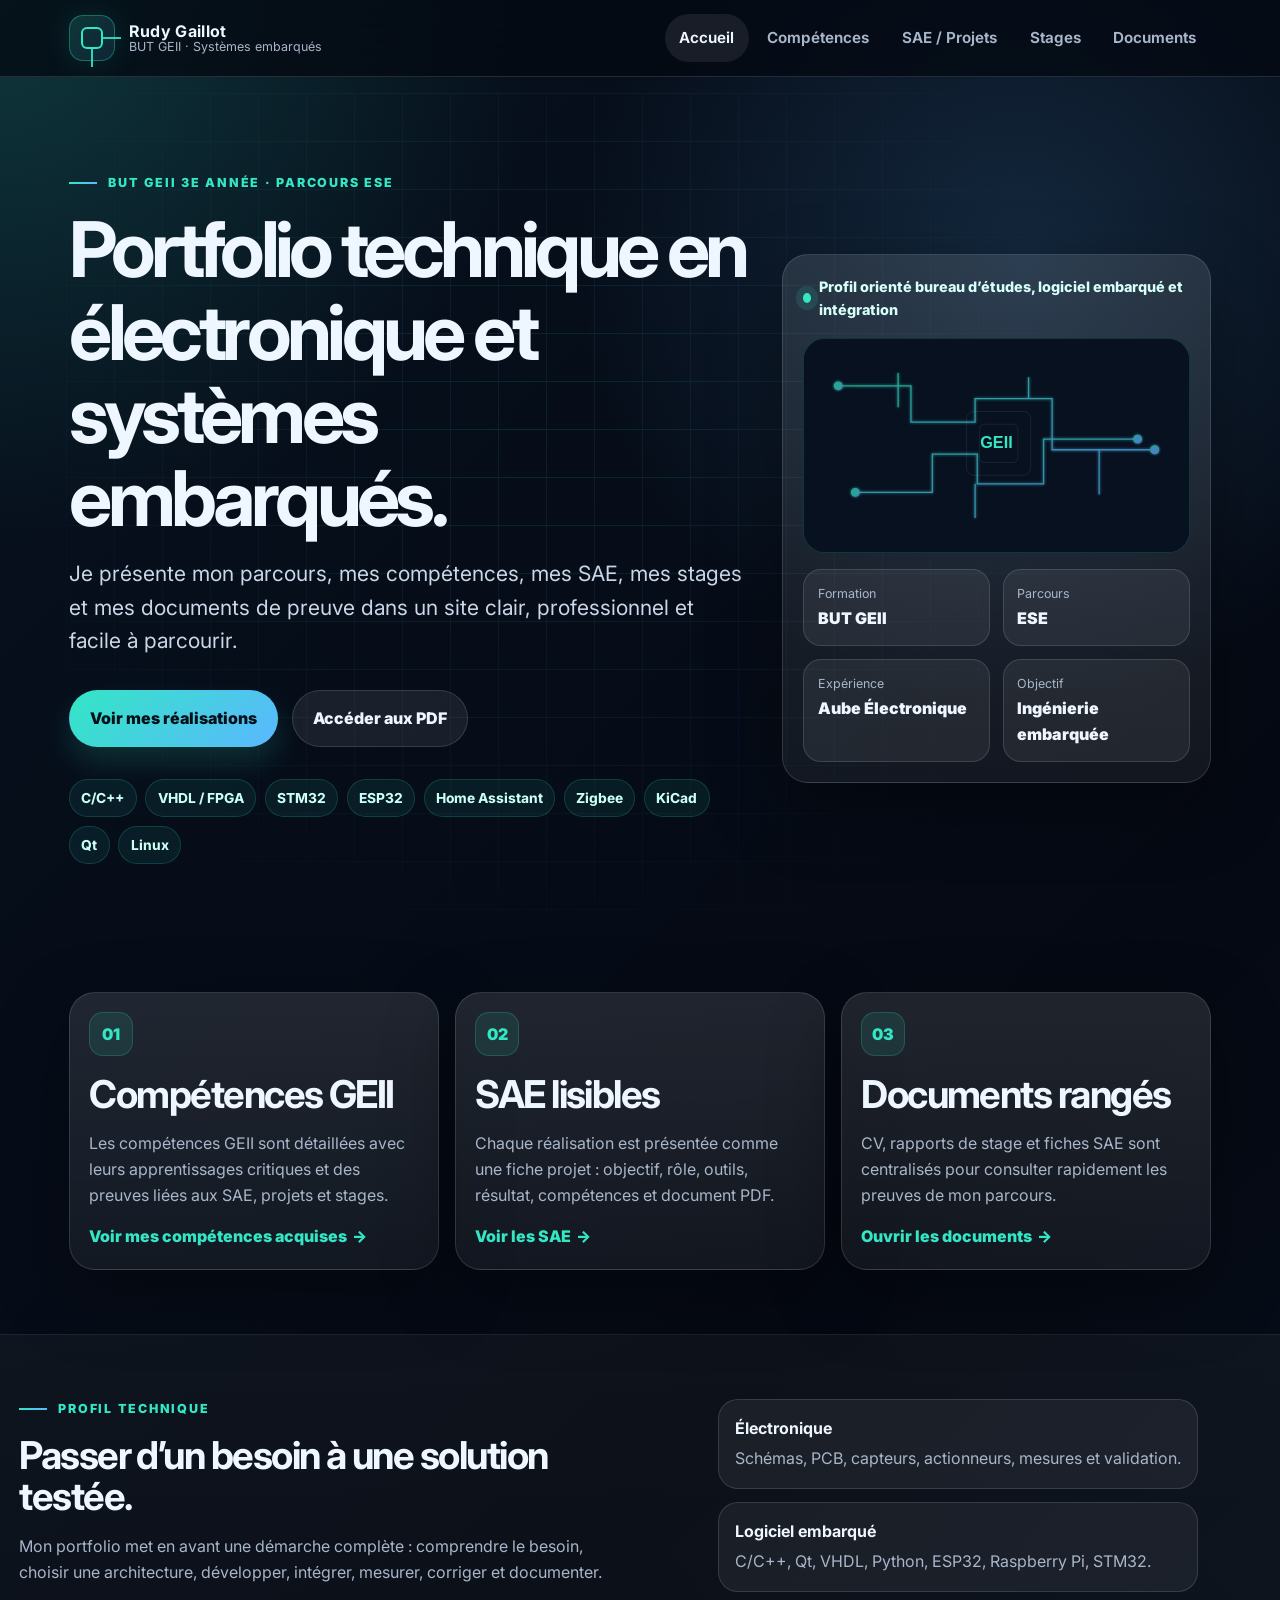
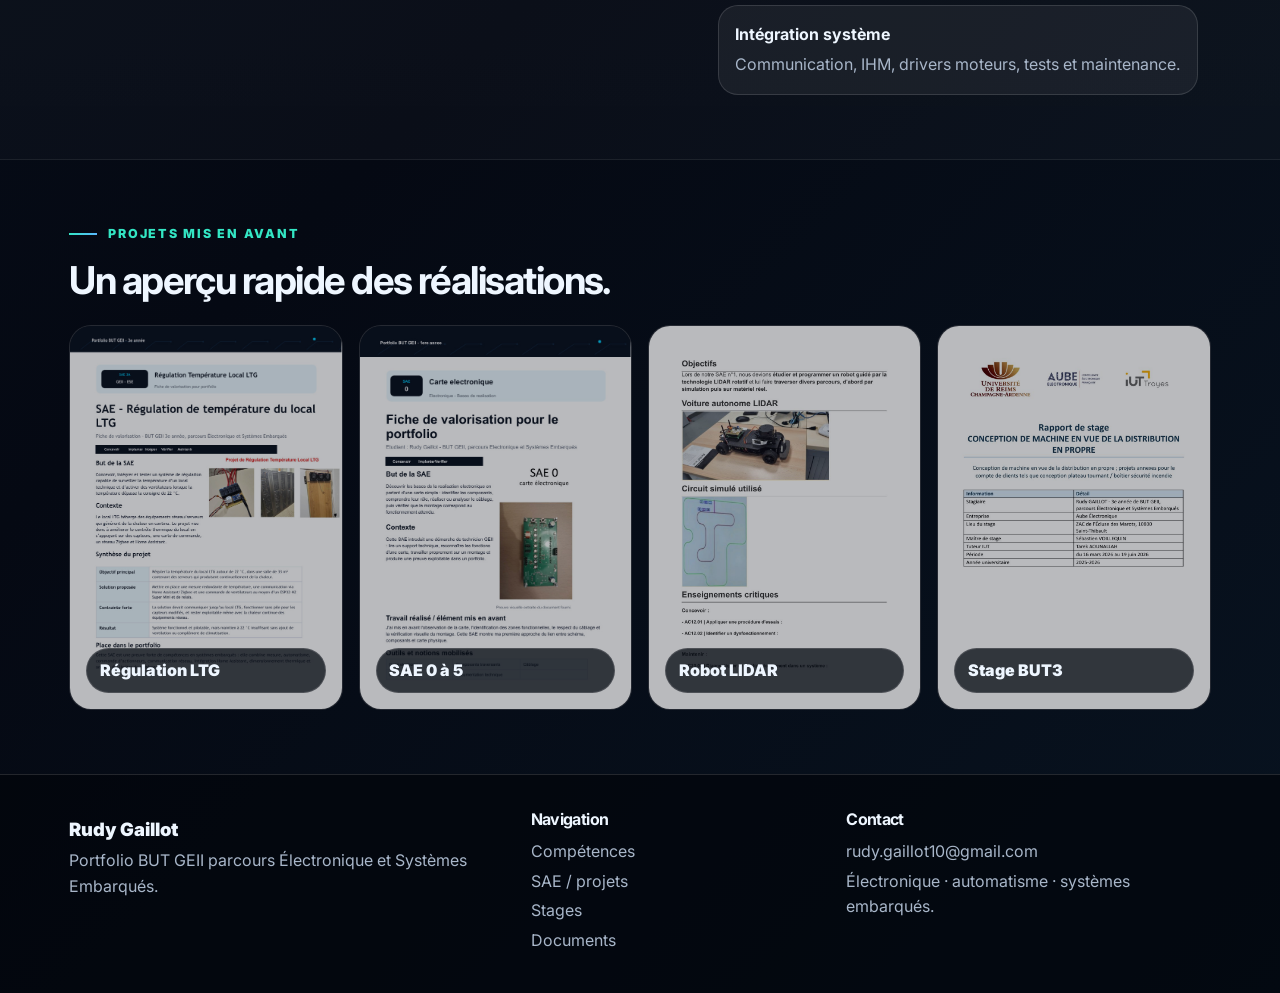
<file: index.html>
<!DOCTYPE html>
<html lang="fr">
<head>
  <meta charset="UTF-8">
  <meta name="viewport" content="width=device-width, initial-scale=1.0">
  <link rel="preconnect" href="https://fonts.googleapis.com">
  <link rel="preconnect" href="https://fonts.gstatic.com" crossorigin>
  <link href="https://fonts.googleapis.com/css2?family=Inter:wght@400;500;650;800;900&display=swap" rel="stylesheet">
  <link rel="stylesheet" href="style.css">
  <meta name="description" content="Portfolio de Rudy Gaillot, étudiant en BUT GEII parcours Électronique et Systèmes Embarqués.">
  <title>Rudy Gaillot | Portfolio BUT GEII</title>
</head>
<body data-page="home">
  <a class="skip-link" href="#contenu">Aller au contenu</a>
  <header class="site-header">
    <nav class="navbar" aria-label="Navigation principale">
      <a class="brand" href="index.html" aria-label="Accueil du portfolio de Rudy Gaillot">
        <span class="brand-symbol" aria-hidden="true"><span></span></span>
        <span class="brand-text"><strong>Rudy Gaillot</strong><small>BUT GEII · Systèmes embarqués</small></span>
      </a>
      <button class="nav-toggle" type="button" aria-expanded="false" aria-controls="menu" aria-label="Ouvrir le menu"><span></span><span></span><span></span><em>Menu</em></button>
      <div class="nav-links" id="menu">
        <a href="index.html" aria-current="page">Accueil</a>
        <a href="competences.html">Compétences</a>
        <a href="sae.html">SAE / Projets</a>
        <a href="stages.html">Stages</a>
        <a href="documents.html">Documents</a>
      </div>
    </nav>
  </header>
  <main id="contenu">
    <section class="hero circuit-bg">
      <div class="hero-content reveal">
        <p class="eyebrow"><span></span>BUT GEII 3e année · Parcours ESE</p>
        <h1>Portfolio technique en électronique et systèmes embarqués.</h1>
        <p class="lead">Je présente mon parcours, mes compétences, mes SAE, mes stages et mes documents de preuve dans un site clair, professionnel et facile à parcourir.</p>
        <div class="hero-actions">
          <a class="btn btn-primary" href="sae.html">Voir mes réalisations</a>
          <a class="btn btn-secondary" href="documents.html">Accéder aux PDF</a>
        </div>
        <div class="trust-row" aria-label="Mots clés du profil">
          <span>C/C++</span><span>VHDL / FPGA</span><span>STM32</span><span>ESP32</span><span>Home Assistant</span><span>Zigbee</span><span>KiCad</span><span>Qt</span><span>Linux</span>
        </div>
      </div>
      <aside class="hero-panel reveal" aria-label="Résumé rapide">
        <div class="status-dot">Profil orienté bureau d’études, logiciel embarqué et intégration</div>
        <img class="hero-illustration" src="circuit.svg" alt="Illustration abstraite d’un circuit électronique">
        <dl class="metrics">
          <div><dt>Formation</dt><dd>BUT GEII</dd></div>
          <div><dt>Parcours</dt><dd>ESE</dd></div>
          <div><dt>Expérience</dt><dd>Aube Électronique</dd></div>
          <div><dt>Objectif</dt><dd>Ingénierie embarquée</dd></div>
        </dl>
      </aside>
    </section>

    <section class="section intro-grid">
      <article class="glass-card reveal"><span class="card-index">01</span><h2>Compétences GEII</h2><p>Les compétences GEII sont détaillées avec leurs apprentissages critiques et des preuves liées aux SAE, projets et stages.</p><a class="text-link" href="competences.html">Voir mes compétences acquises</a></article>
      <article class="glass-card reveal"><span class="card-index">02</span><h2>SAE lisibles</h2><p>Chaque réalisation est présentée comme une fiche projet : objectif, rôle, outils, résultat, compétences et document PDF.</p><a class="text-link" href="sae.html">Voir les SAE</a></article>
      <article class="glass-card reveal"><span class="card-index">03</span><h2>Documents rangés</h2><p>CV, rapports de stage et fiches SAE sont centralisés pour consulter rapidement les preuves de mon parcours.</p><a class="text-link" href="documents.html">Ouvrir les documents</a></article>
    </section>

    <section class="section split-section surface">
      <div class="section-heading reveal"><p class="eyebrow"><span></span>Profil technique</p><h2>Passer d’un besoin à une solution testée.</h2><p>Mon portfolio met en avant une démarche complète : comprendre le besoin, choisir une architecture, développer, intégrer, mesurer, corriger et documenter.</p></div>
      <div class="feature-list reveal">
        <div><strong>Électronique</strong><span>Schémas, PCB, capteurs, actionneurs, mesures et validation.</span></div>
        <div><strong>Logiciel embarqué</strong><span>C/C++, Qt, VHDL, Python, ESP32, Raspberry Pi, STM32.</span></div>
        <div><strong>Intégration système</strong><span>Communication, IHM, drivers moteurs, tests et maintenance.</span></div>
      </div>
    </section>

    <section class="section">
      <div class="section-heading reveal"><p class="eyebrow"><span></span>Projets mis en avant</p><h2>Un aperçu rapide des réalisations.</h2></div>
      <div class="project-strip">
        <a class="project-tile reveal" href="sae.html#regulation-ltg"><img src="sae-regulation-temperature-ltg.jpg" alt="Aperçu de la SAE régulation température local LTG"><span>Régulation LTG</span></a>
        <a class="project-tile reveal" href="sae.html#sae-premiere-annee"><img src="sae-0-carte-electronique.jpg" alt="Aperçu des SAE de première année"><span>SAE 0 à 5</span></a>
        <a class="project-tile reveal" href="sae.html#lidar"><img src="sae-voiture-lidar.jpg" alt="Aperçu de la SAE voiture autonome LIDAR"><span>Robot LIDAR</span></a>
        <a class="project-tile reveal" href="stages.html#stage-but3"><img src="rapport-stage-but3.jpg" alt="Aperçu du rapport de stage BUT3"><span>Stage BUT3</span></a>
      </div>
    </section>
  </main>
  <footer class="footer">
    <div class="footer-grid">
      <div>
        <a class="footer-brand" href="index.html">Rudy Gaillot</a>
        <p>Portfolio BUT GEII parcours Électronique et Systèmes Embarqués.</p>
      </div>
      <div>
        <h2>Navigation</h2>
        <a href="competences.html">Compétences</a>
        <a href="sae.html">SAE / projets</a>
        <a href="stages.html">Stages</a>
        <a href="documents.html">Documents</a>
      </div>
      <div>
        <h2>Contact</h2>
        <a href="mailto:rudy.gaillot10@gmail.com">rudy.gaillot10@gmail.com</a>
        <p class="muted">Électronique · automatisme · systèmes embarqués.</p>
      </div>
    </div>
  </footer>
  <script src="main.js"></script>
</body>
</html>
</file>
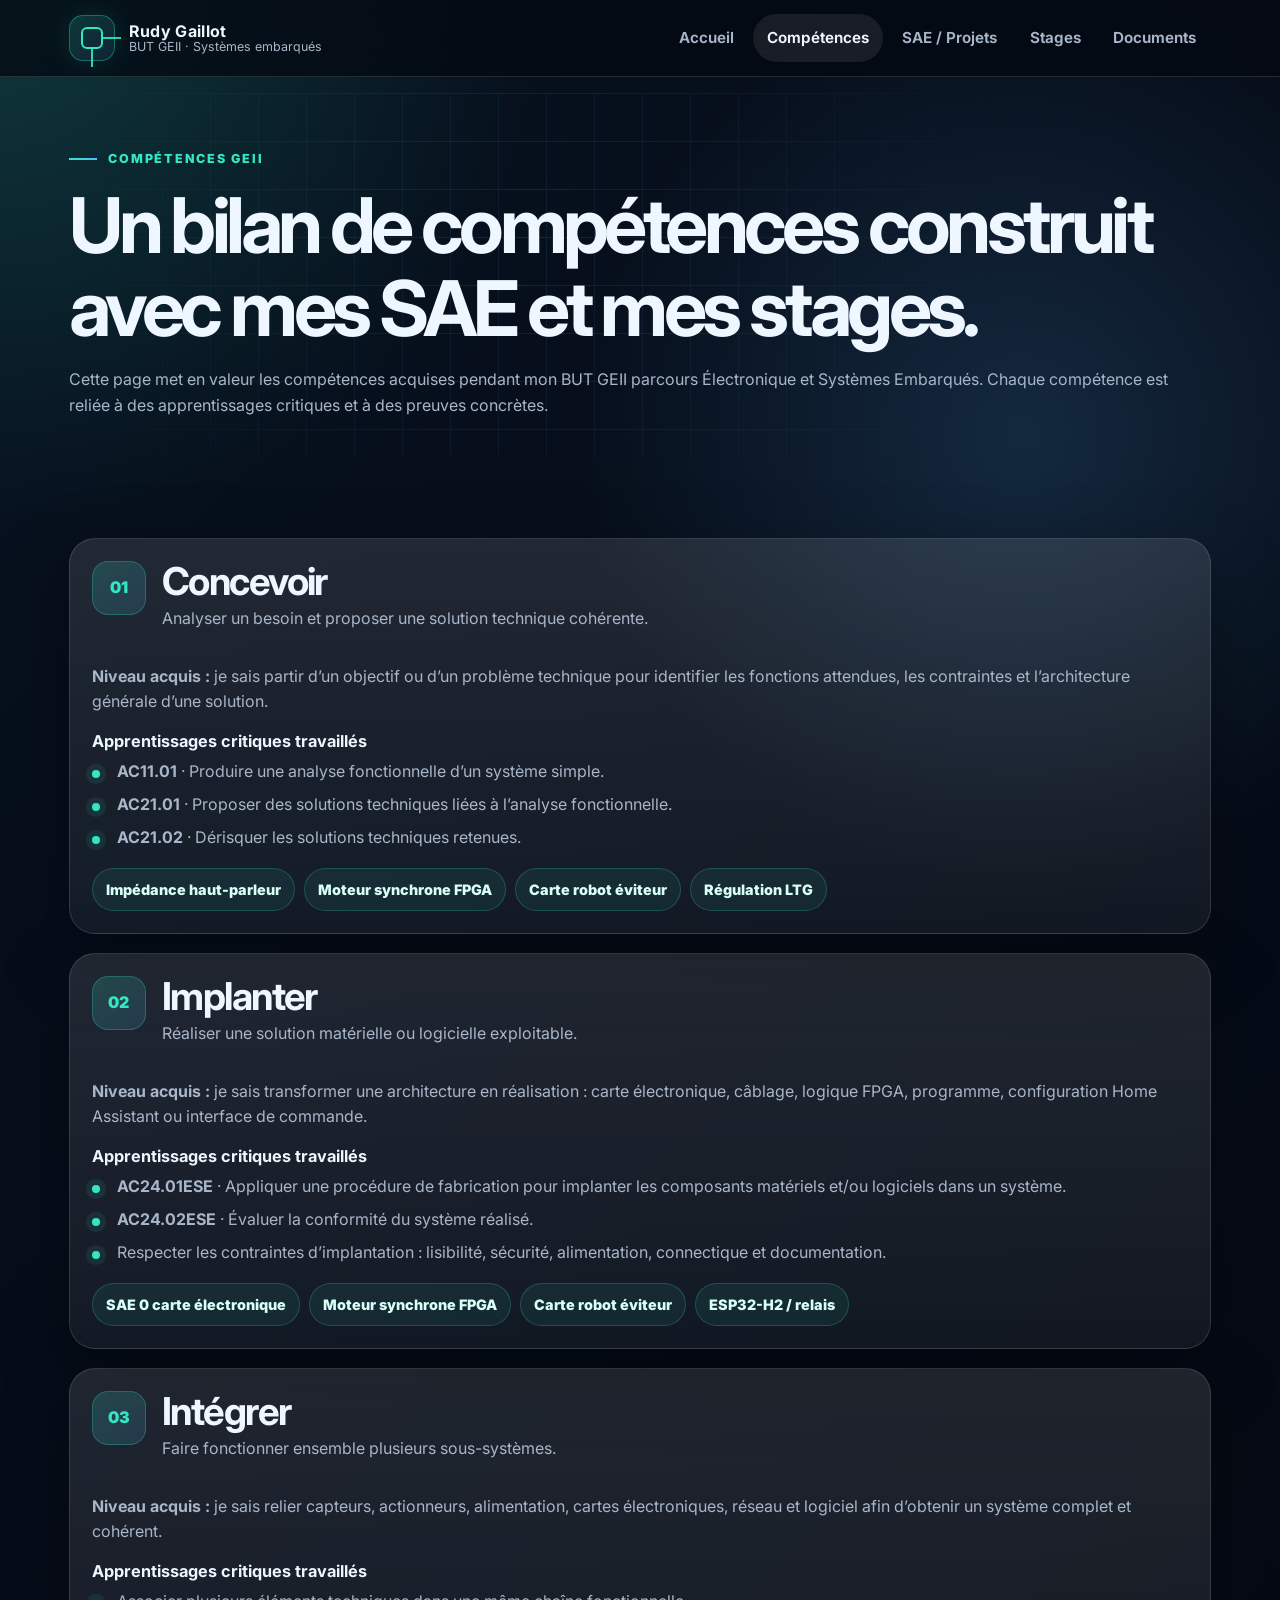
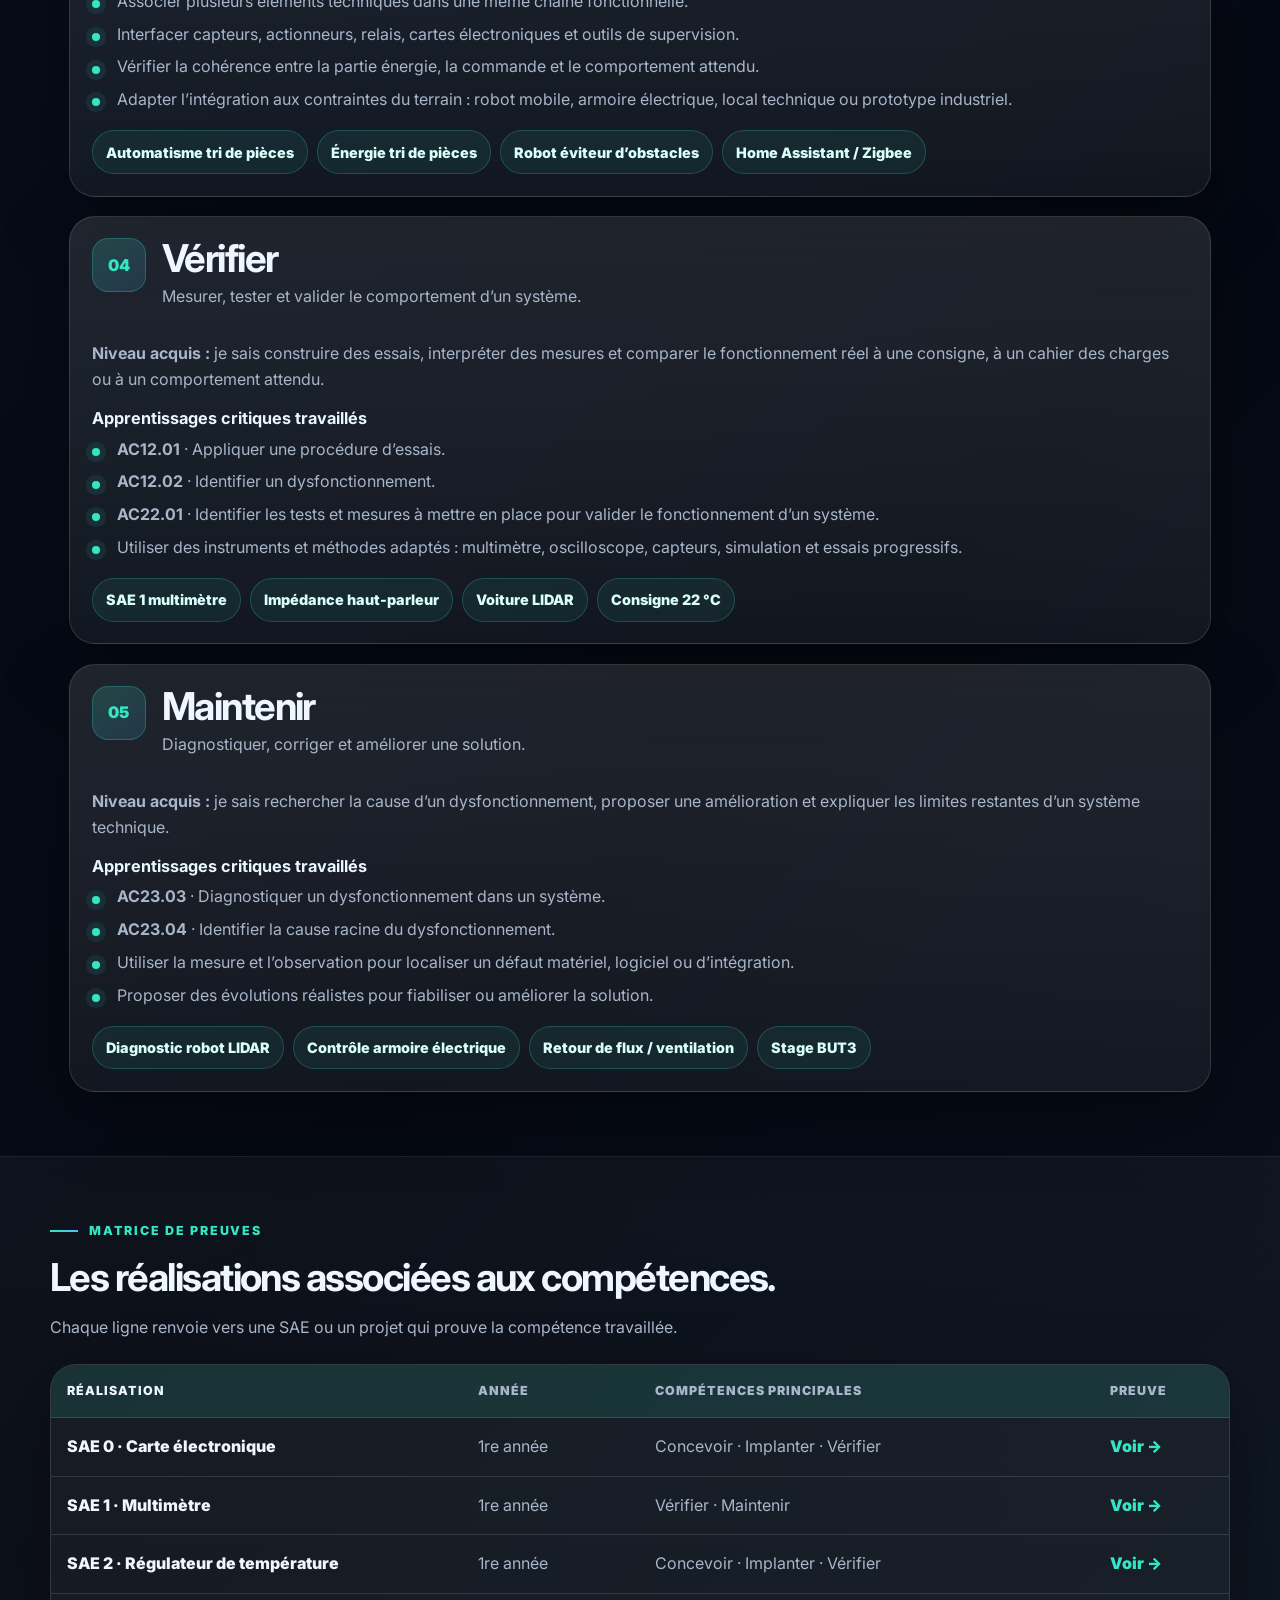
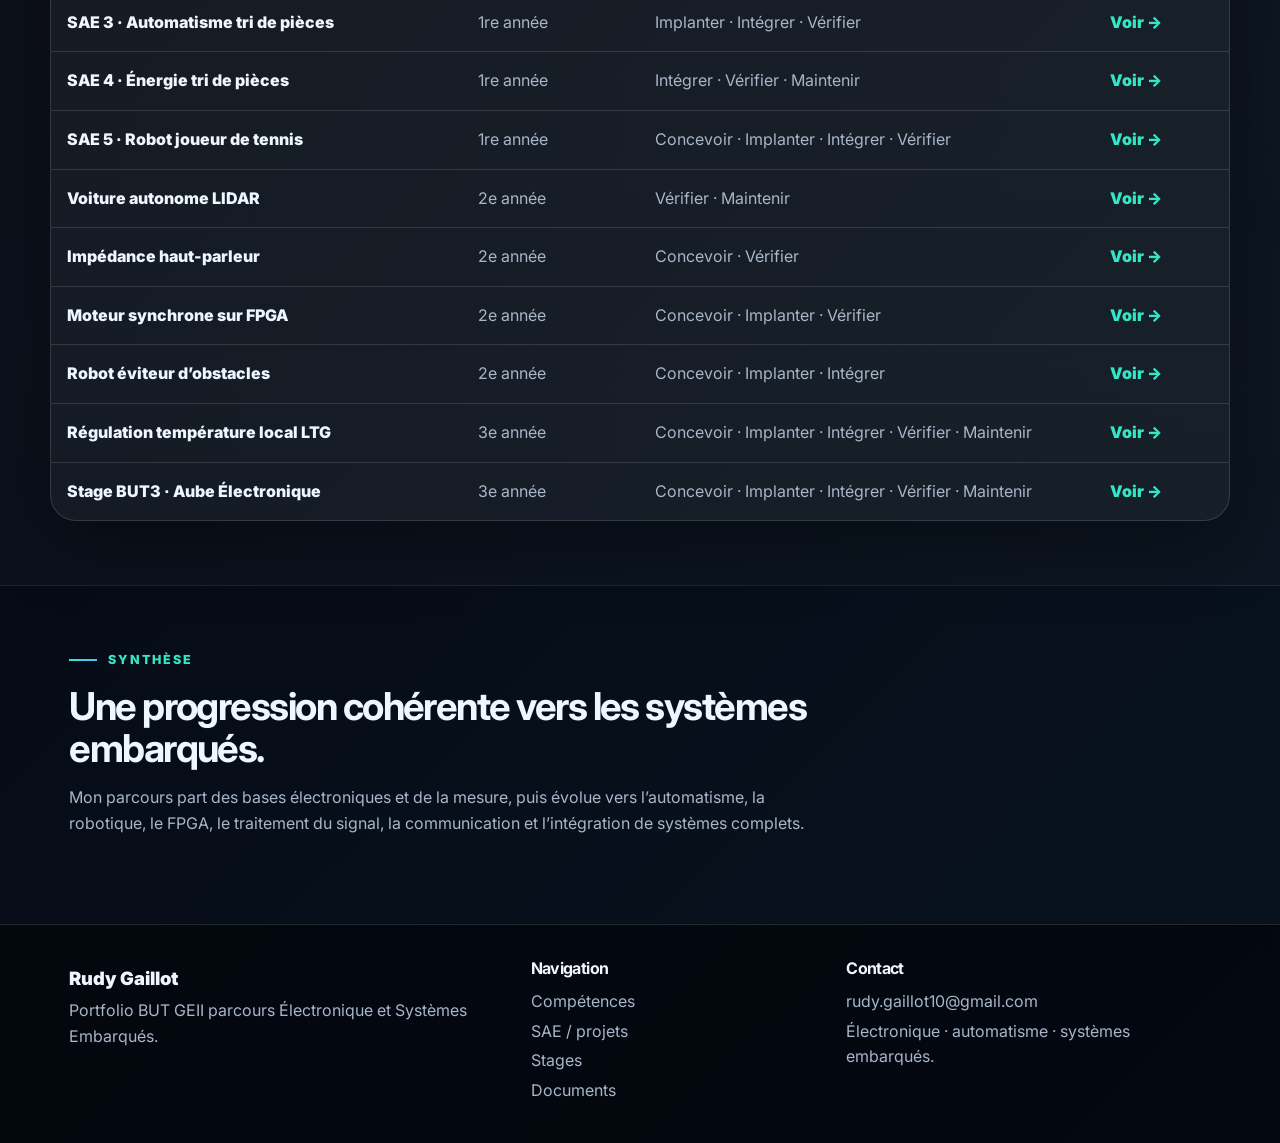
<file: competences.html>
<!DOCTYPE html>
<html lang="fr">
<head>
  <meta charset="UTF-8">
  <meta name="viewport" content="width=device-width, initial-scale=1.0">
  <meta name="description" content="Compétences GEII acquises par Rudy Gaillot : concevoir, implanter, intégrer, vérifier et maintenir, avec preuves par SAE et projets.">
  <title>Compétences GEII | Rudy Gaillot</title>
  <link rel="preconnect" href="https://fonts.googleapis.com">
  <link rel="preconnect" href="https://fonts.gstatic.com" crossorigin>
  <link href="https://fonts.googleapis.com/css2?family=Inter:wght@400;500;650;800;900&display=swap" rel="stylesheet">
  <link rel="stylesheet" href="style.css">
</head>
<body data-page="skills">
  <a class="skip-link" href="#contenu">Aller au contenu</a>
  <header class="site-header">
    <nav class="navbar" aria-label="Navigation principale">
      <a class="brand" href="index.html" aria-label="Accueil du portfolio de Rudy Gaillot">
        <span class="brand-symbol" aria-hidden="true"><span></span></span>
        <span class="brand-text"><strong>Rudy Gaillot</strong><small>BUT GEII · Systèmes embarqués</small></span>
      </a>
      <button class="nav-toggle" type="button" aria-expanded="false" aria-controls="menu" aria-label="Ouvrir le menu"><span></span><span></span><span></span><em>Menu</em></button>
      <div class="nav-links" id="menu">
        <a href="index.html">Accueil</a>
        <a href="competences.html" aria-current="page">Compétences</a>
        <a href="sae.html">SAE / Projets</a>
        <a href="stages.html">Stages</a>
        <a href="documents.html">Documents</a>
      </div>
    </nav>
  </header>
  <main id="contenu">
    <section class="page-hero circuit-bg small">
      <div class="page-hero-content reveal">
        <p class="eyebrow"><span></span>Compétences GEII</p>
        <h1>Un bilan de compétences construit avec mes SAE et mes stages.</h1>
        <p>Cette page met en valeur les compétences acquises pendant mon BUT GEII parcours Électronique et Systèmes Embarqués. Chaque compétence est reliée à des apprentissages critiques et à des preuves concrètes.</p>
      </div>
    </section>

    <section class="section">
      <div class="competence-full-grid">
        <article class="competence-full-card reveal" id="concevoir">
          <div class="competence-header"><span>01</span><div><h2>Concevoir</h2><p>Analyser un besoin et proposer une solution technique cohérente.</p></div></div>
          <p><strong>Niveau acquis :</strong> je sais partir d’un objectif ou d’un problème technique pour identifier les fonctions attendues, les contraintes et l’architecture générale d’une solution.</p>
          <h3>Apprentissages critiques travaillés</h3>
          <ul class="ac-list">
            <li><strong>AC11.01</strong> · Produire une analyse fonctionnelle d’un système simple.</li>
            <li><strong>AC21.01</strong> · Proposer des solutions techniques liées à l’analyse fonctionnelle.</li>
            <li><strong>AC21.02</strong> · Dérisquer les solutions techniques retenues.</li>
          </ul>
          <div class="proof-links">
            <a href="sae.html#haut-parleur">Impédance haut-parleur</a>
            <a href="sae.html#moteur-fpga">Moteur synchrone FPGA</a>
            <a href="sae.html#robot-obstacle">Carte robot éviteur</a>
            <a href="sae.html#regulation-ltg">Régulation LTG</a>
          </div>
        </article>

        <article class="competence-full-card reveal" id="implanter">
          <div class="competence-header"><span>02</span><div><h2>Implanter</h2><p>Réaliser une solution matérielle ou logicielle exploitable.</p></div></div>
          <p><strong>Niveau acquis :</strong> je sais transformer une architecture en réalisation : carte électronique, câblage, logique FPGA, programme, configuration Home Assistant ou interface de commande.</p>
          <h3>Apprentissages critiques travaillés</h3>
          <ul class="ac-list">
            <li><strong>AC24.01ESE</strong> · Appliquer une procédure de fabrication pour implanter les composants matériels et/ou logiciels dans un système.</li>
            <li><strong>AC24.02ESE</strong> · Évaluer la conformité du système réalisé.</li>
            <li>Respecter les contraintes d’implantation : lisibilité, sécurité, alimentation, connectique et documentation.</li>
          </ul>
          <div class="proof-links">
            <a href="sae.html#sae0-carte">SAE 0 carte électronique</a>
            <a href="sae.html#moteur-fpga">Moteur synchrone FPGA</a>
            <a href="sae.html#robot-obstacle">Carte robot éviteur</a>
            <a href="sae.html#regulation-ltg">ESP32-H2 / relais</a>
          </div>
        </article>

        <article class="competence-full-card reveal" id="integrer">
          <div class="competence-header"><span>03</span><div><h2>Intégrer</h2><p>Faire fonctionner ensemble plusieurs sous-systèmes.</p></div></div>
          <p><strong>Niveau acquis :</strong> je sais relier capteurs, actionneurs, alimentation, cartes électroniques, réseau et logiciel afin d’obtenir un système complet et cohérent.</p>
          <h3>Apprentissages critiques travaillés</h3>
          <ul class="ac-list">
            <li>Associer plusieurs éléments techniques dans une même chaîne fonctionnelle.</li>
            <li>Interfacer capteurs, actionneurs, relais, cartes électroniques et outils de supervision.</li>
            <li>Vérifier la cohérence entre la partie énergie, la commande et le comportement attendu.</li>
            <li>Adapter l’intégration aux contraintes du terrain : robot mobile, armoire électrique, local technique ou prototype industriel.</li>
          </ul>
          <div class="proof-links">
            <a href="sae.html#sae3-tri-automatisme">Automatisme tri de pièces</a>
            <a href="sae.html#sae4-tri-energie">Énergie tri de pièces</a>
            <a href="sae.html#robot-obstacle">Robot éviteur d’obstacles</a>
            <a href="sae.html#regulation-ltg">Home Assistant / Zigbee</a>
          </div>
        </article>

        <article class="competence-full-card reveal" id="verifier">
          <div class="competence-header"><span>04</span><div><h2>Vérifier</h2><p>Mesurer, tester et valider le comportement d’un système.</p></div></div>
          <p><strong>Niveau acquis :</strong> je sais construire des essais, interpréter des mesures et comparer le fonctionnement réel à une consigne, à un cahier des charges ou à un comportement attendu.</p>
          <h3>Apprentissages critiques travaillés</h3>
          <ul class="ac-list">
            <li><strong>AC12.01</strong> · Appliquer une procédure d’essais.</li>
            <li><strong>AC12.02</strong> · Identifier un dysfonctionnement.</li>
            <li><strong>AC22.01</strong> · Identifier les tests et mesures à mettre en place pour valider le fonctionnement d’un système.</li>
            <li>Utiliser des instruments et méthodes adaptés : multimètre, oscilloscope, capteurs, simulation et essais progressifs.</li>
          </ul>
          <div class="proof-links">
            <a href="sae.html#sae1-multimetre">SAE 1 multimètre</a>
            <a href="sae.html#haut-parleur">Impédance haut-parleur</a>
            <a href="sae.html#lidar">Voiture LIDAR</a>
            <a href="sae.html#regulation-ltg">Consigne 22 °C</a>
          </div>
        </article>

        <article class="competence-full-card reveal" id="maintenir">
          <div class="competence-header"><span>05</span><div><h2>Maintenir</h2><p>Diagnostiquer, corriger et améliorer une solution.</p></div></div>
          <p><strong>Niveau acquis :</strong> je sais rechercher la cause d’un dysfonctionnement, proposer une amélioration et expliquer les limites restantes d’un système technique.</p>
          <h3>Apprentissages critiques travaillés</h3>
          <ul class="ac-list">
            <li><strong>AC23.03</strong> · Diagnostiquer un dysfonctionnement dans un système.</li>
            <li><strong>AC23.04</strong> · Identifier la cause racine du dysfonctionnement.</li>
            <li>Utiliser la mesure et l’observation pour localiser un défaut matériel, logiciel ou d’intégration.</li>
            <li>Proposer des évolutions réalistes pour fiabiliser ou améliorer la solution.</li>
          </ul>
          <div class="proof-links">
            <a href="sae.html#lidar">Diagnostic robot LIDAR</a>
            <a href="sae.html#sae4-tri-energie">Contrôle armoire électrique</a>
            <a href="sae.html#regulation-ltg">Retour de flux / ventilation</a>
            <a href="stages.html#stage-but3">Stage BUT3</a>
          </div>
        </article>
      </div>
    </section>

    <section class="section surface" id="matrice-competences">
      <div class="section-heading reveal">
        <p class="eyebrow"><span></span>Matrice de preuves</p>
        <h2>Les réalisations associées aux compétences.</h2>
        <p>Chaque ligne renvoie vers une SAE ou un projet qui prouve la compétence travaillée.</p>
      </div>
      <div class="proof-matrix reveal">
        <div class="matrix-row matrix-head"><span>Réalisation</span><span>Année</span><span>Compétences principales</span><span>Preuve</span></div>
        <div class="matrix-row"><span>SAE 0 · Carte électronique</span><span>1re année</span><span>Concevoir · Implanter · Vérifier</span><a href="sae.html#sae0-carte">Voir</a></div>
        <div class="matrix-row"><span>SAE 1 · Multimètre</span><span>1re année</span><span>Vérifier · Maintenir</span><a href="sae.html#sae1-multimetre">Voir</a></div>
        <div class="matrix-row"><span>SAE 2 · Régulateur de température</span><span>1re année</span><span>Concevoir · Implanter · Vérifier</span><a href="sae.html#sae2-regulateur">Voir</a></div>
        <div class="matrix-row"><span>SAE 3 · Automatisme tri de pièces</span><span>1re année</span><span>Implanter · Intégrer · Vérifier</span><a href="sae.html#sae3-tri-automatisme">Voir</a></div>
        <div class="matrix-row"><span>SAE 4 · Énergie tri de pièces</span><span>1re année</span><span>Intégrer · Vérifier · Maintenir</span><a href="sae.html#sae4-tri-energie">Voir</a></div>
        <div class="matrix-row"><span>SAE 5 · Robot joueur de tennis</span><span>1re année</span><span>Concevoir · Implanter · Intégrer · Vérifier</span><a href="sae.html#sae5-robot-tennis">Voir</a></div>
        <div class="matrix-row"><span>Voiture autonome LIDAR</span><span>2e année</span><span>Vérifier · Maintenir</span><a href="sae.html#lidar">Voir</a></div>
        <div class="matrix-row"><span>Impédance haut-parleur</span><span>2e année</span><span>Concevoir · Vérifier</span><a href="sae.html#haut-parleur">Voir</a></div>
        <div class="matrix-row"><span>Moteur synchrone sur FPGA</span><span>2e année</span><span>Concevoir · Implanter · Vérifier</span><a href="sae.html#moteur-fpga">Voir</a></div>
        <div class="matrix-row"><span>Robot éviteur d’obstacles</span><span>2e année</span><span>Concevoir · Implanter · Intégrer</span><a href="sae.html#robot-obstacle">Voir</a></div>
        <div class="matrix-row"><span>Régulation température local LTG</span><span>3e année</span><span>Concevoir · Implanter · Intégrer · Vérifier · Maintenir</span><a href="sae.html#regulation-ltg">Voir</a></div>
        <div class="matrix-row"><span>Stage BUT3 · Aube Électronique</span><span>3e année</span><span>Concevoir · Implanter · Intégrer · Vérifier · Maintenir</span><a href="stages.html#stage-but3">Voir</a></div>
      </div>
    </section>

    <section class="section">
      <div class="section-heading reveal">
        <p class="eyebrow"><span></span>Synthèse</p>
        <h2>Une progression cohérente vers les systèmes embarqués.</h2>
        <p>Mon parcours part des bases électroniques et de la mesure, puis évolue vers l’automatisme, la robotique, le FPGA, le traitement du signal, la communication et l’intégration de systèmes complets.</p>
      </div>
    </section>

  </main>
  <footer class="footer">
    <div class="footer-grid">
      <div>
        <a class="footer-brand" href="index.html">Rudy Gaillot</a>
        <p>Portfolio BUT GEII parcours Électronique et Systèmes Embarqués.</p>
      </div>
      <div>
        <h2>Navigation</h2>
        <a href="competences.html">Compétences</a>
        <a href="sae.html">SAE / projets</a>
        <a href="stages.html">Stages</a>
        <a href="documents.html">Documents</a>
      </div>
      <div>
        <h2>Contact</h2>
        <a href="mailto:rudy.gaillot10@gmail.com">rudy.gaillot10@gmail.com</a>
        <p class="muted">Électronique · automatisme · systèmes embarqués.</p>
      </div>
    </div>
  </footer>
  <script src="main.js"></script>
</body>
</html>
</file>
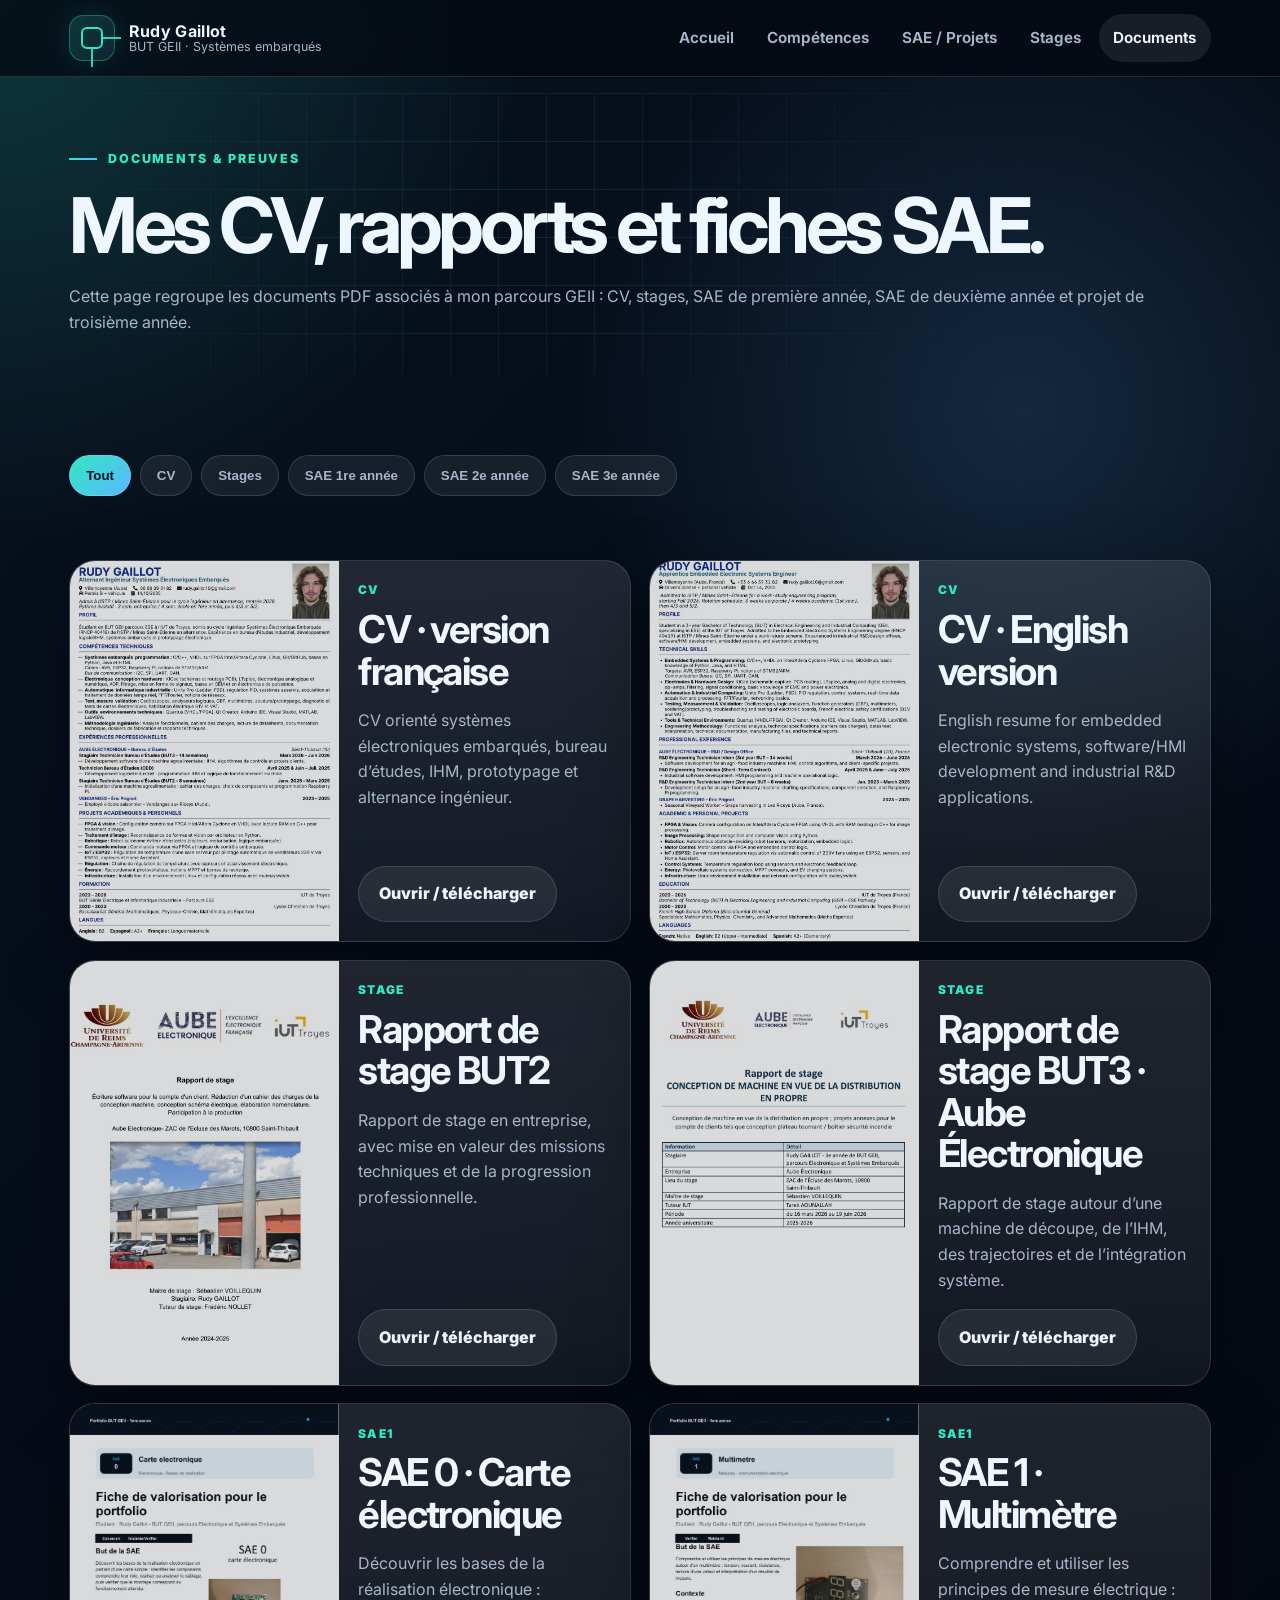
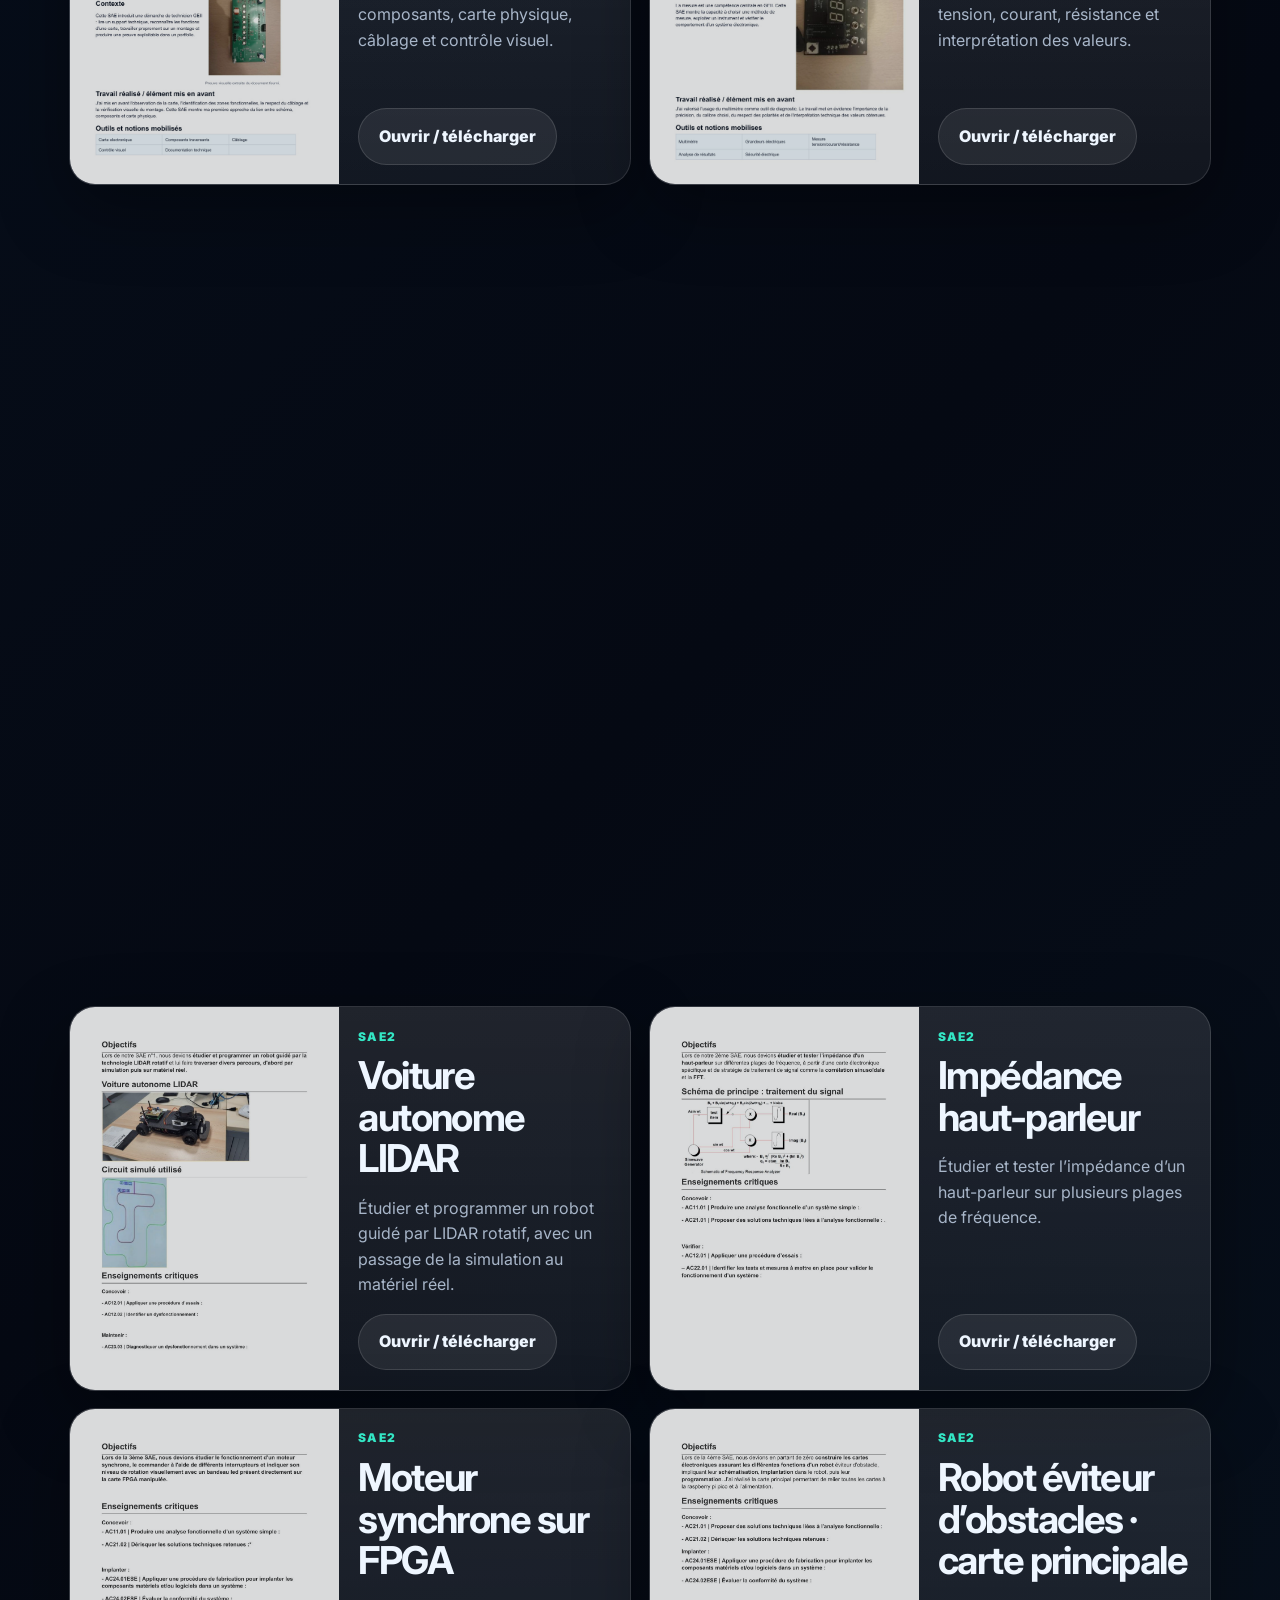
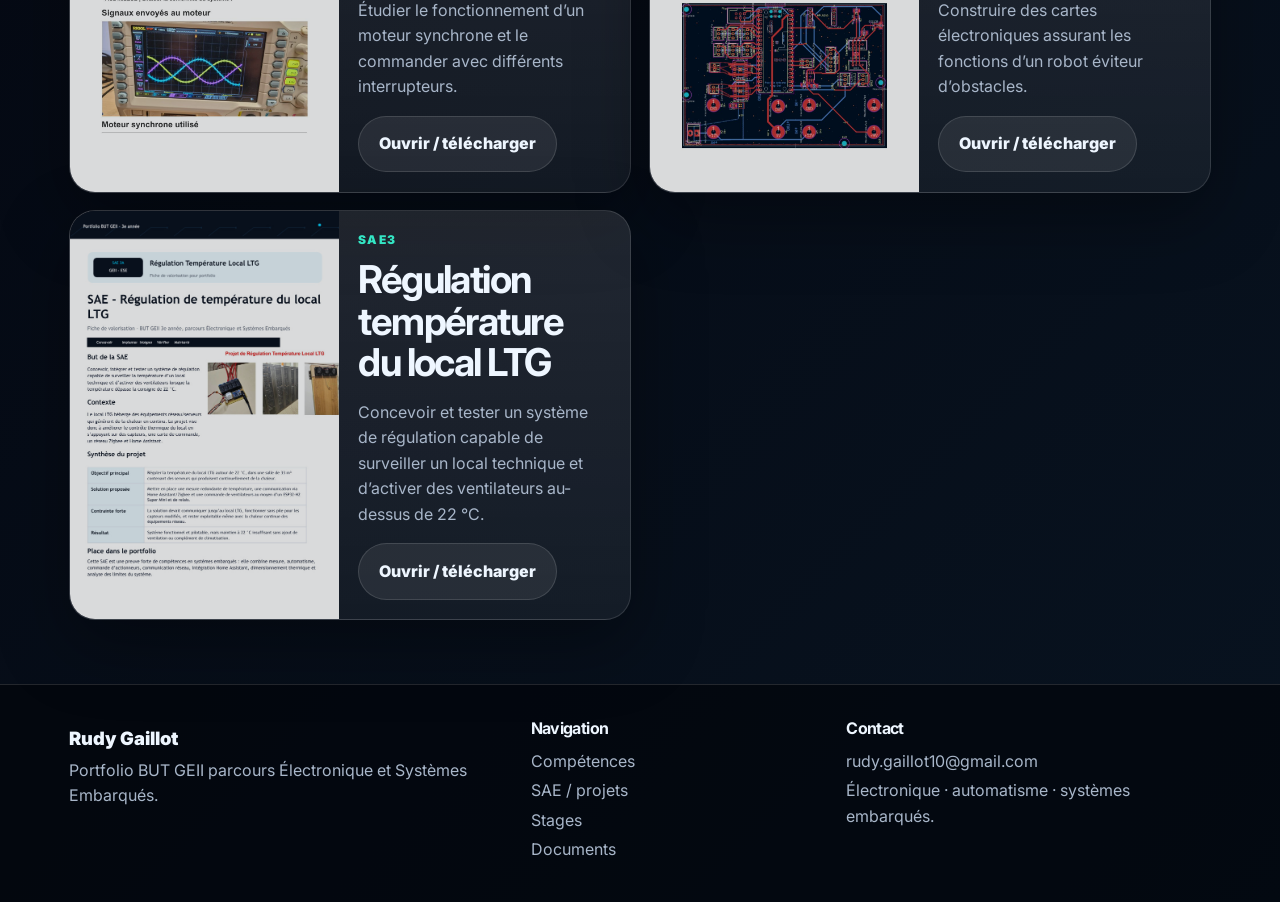
<file: documents.html>
<!DOCTYPE html>
<html lang="fr">
<head>
  <meta charset="UTF-8">
  <meta name="viewport" content="width=device-width, initial-scale=1.0">
  <meta name="description" content="Documents PDF du portfolio de Rudy Gaillot : CV, rapports de stage et fiches SAE.">
  <title>Documents | Rudy Gaillot</title>
  <link rel="preconnect" href="https://fonts.googleapis.com">
  <link rel="preconnect" href="https://fonts.gstatic.com" crossorigin>
  <link href="https://fonts.googleapis.com/css2?family=Inter:wght@400;500;650;800;900&display=swap" rel="stylesheet">
  <link rel="stylesheet" href="style.css">
</head>
<body data-page="documents">
  <a class="skip-link" href="#contenu">Aller au contenu</a>
  <header class="site-header">
    <nav class="navbar" aria-label="Navigation principale">
      <a class="brand" href="index.html" aria-label="Accueil du portfolio de Rudy Gaillot">
        <span class="brand-symbol" aria-hidden="true"><span></span></span>
        <span class="brand-text"><strong>Rudy Gaillot</strong><small>BUT GEII · Systèmes embarqués</small></span>
      </a>
      <button class="nav-toggle" type="button" aria-expanded="false" aria-controls="menu" aria-label="Ouvrir le menu"><span></span><span></span><span></span><em>Menu</em></button>
      <div class="nav-links" id="menu">
        <a href="index.html">Accueil</a>
        <a href="competences.html">Compétences</a>
        <a href="sae.html">SAE / Projets</a>
        <a href="stages.html">Stages</a>
        <a href="documents.html" aria-current="page">Documents</a>
      </div>
    </nav>
  </header>
  <main id="contenu">
    <section class="page-hero circuit-bg small">
      <div class="page-hero-content reveal">
        <p class="eyebrow"><span></span>Documents & preuves</p>
        <h1>Mes CV, rapports et fiches SAE.</h1>
        <p>Cette page regroupe les documents PDF associés à mon parcours GEII : CV, stages, SAE de première année, SAE de deuxième année et projet de troisième année.</p>
      </div>
    </section>

    <section class="section no-bottom">
      <div class="filter-bar reveal">
        <button class="doc-filter active" data-doc-filter="all" type="button">Tout</button>
        <button class="doc-filter" data-doc-filter="cv" type="button">CV</button>
        <button class="doc-filter" data-doc-filter="stage" type="button">Stages</button>
        <button class="doc-filter" data-doc-filter="sae1" type="button">SAE 1re année</button>
        <button class="doc-filter" data-doc-filter="sae2" type="button">SAE 2e année</button>
        <button class="doc-filter" data-doc-filter="sae3" type="button">SAE 3e année</button>
      </div>
    </section>

    <section class="section">
      <div class="doc-grid">

        <article class="doc-card reveal" data-doc-category="cv">
          <div class="doc-preview"><img src="cv-rudy-gaillot-fr.jpg" alt="Aperçu de CV · version française" loading="lazy"></div>
          <div class="doc-body">
            <span class="doc-type">CV</span>
            <h2>CV · version française</h2>
            <p>CV orienté systèmes électroniques embarqués, bureau d’études, IHM, prototypage et alternance ingénieur.</p>
            <a class="btn btn-secondary" href="cv-rudy-gaillot-fr.pdf" target="_blank" rel="noopener">Ouvrir / télécharger</a>
          </div>
        </article>

        <article class="doc-card reveal" data-doc-category="cv">
          <div class="doc-preview"><img src="cv-rudy-gaillot-en.jpg" alt="Aperçu de CV · English version" loading="lazy"></div>
          <div class="doc-body">
            <span class="doc-type">CV</span>
            <h2>CV · English version</h2>
            <p>English resume for embedded electronic systems, software/HMI development and industrial R&D applications.</p>
            <a class="btn btn-secondary" href="cv-rudy-gaillot-en.pdf" target="_blank" rel="noopener">Ouvrir / télécharger</a>
          </div>
        </article>

        <article class="doc-card reveal" data-doc-category="stage">
          <div class="doc-preview"><img src="rapport-stage-but2.jpg" alt="Aperçu de Rapport de stage BUT2" loading="lazy"></div>
          <div class="doc-body">
            <span class="doc-type">STAGE</span>
            <h2>Rapport de stage BUT2</h2>
            <p>Rapport de stage en entreprise, avec mise en valeur des missions techniques et de la progression professionnelle.</p>
            <a class="btn btn-secondary" href="rapport-stage-but2-aube-electronique-2025.pdf" target="_blank" rel="noopener">Ouvrir / télécharger</a>
          </div>
        </article>

        <article class="doc-card reveal" data-doc-category="stage">
          <div class="doc-preview"><img src="rapport-stage-but3.jpg" alt="Aperçu de Rapport de stage BUT3 · Aube Électronique" loading="lazy"></div>
          <div class="doc-body">
            <span class="doc-type">STAGE</span>
            <h2>Rapport de stage BUT3 · Aube Électronique</h2>
            <p>Rapport de stage autour d’une machine de découpe, de l’IHM, des trajectoires et de l’intégration système.</p>
            <a class="btn btn-secondary" href="rapport-stage-but3-aube-electronique-2026.pdf" target="_blank" rel="noopener">Ouvrir / télécharger</a>
          </div>
        </article>

        <article class="doc-card reveal" data-doc-category="sae1">
          <div class="doc-preview"><img src="sae-0-carte-electronique.jpg" alt="Aperçu de SAE 0 · Carte électronique" loading="lazy"></div>
          <div class="doc-body">
            <span class="doc-type">SAE1</span>
            <h2>SAE 0 · Carte électronique</h2>
            <p>Découvrir les bases de la réalisation électronique : composants, carte physique, câblage et contrôle visuel.</p>
            <a class="btn btn-secondary" href="['Concevoir', 'Implanter', 'Vérifier']" target="_blank" rel="noopener">Ouvrir / télécharger</a>
          </div>
        </article>

        <article class="doc-card reveal" data-doc-category="sae1">
          <div class="doc-preview"><img src="sae-1-multimetre.jpg" alt="Aperçu de SAE 1 · Multimètre" loading="lazy"></div>
          <div class="doc-body">
            <span class="doc-type">SAE1</span>
            <h2>SAE 1 · Multimètre</h2>
            <p>Comprendre et utiliser les principes de mesure électrique : tension, courant, résistance et interprétation des valeurs.</p>
            <a class="btn btn-secondary" href="['Vérifier', 'Maintenir']" target="_blank" rel="noopener">Ouvrir / télécharger</a>
          </div>
        </article>

        <article class="doc-card reveal" data-doc-category="sae1">
          <div class="doc-preview"><img src="sae-2-regulateur-temperature.jpg" alt="Aperçu de SAE 2 · Régulateur de température" loading="lazy"></div>
          <div class="doc-body">
            <span class="doc-type">SAE1</span>
            <h2>SAE 2 · Régulateur de température</h2>
            <p>Étudier un système capable de réguler une température à partir d’une mesure, d’une consigne et d’une action de correction.</p>
            <a class="btn btn-secondary" href="['Concevoir', 'Implanter', 'Vérifier']" target="_blank" rel="noopener">Ouvrir / télécharger</a>
          </div>
        </article>

        <article class="doc-card reveal" data-doc-category="sae1">
          <div class="doc-preview"><img src="sae-3-automatisme-tri-pieces.jpg" alt="Aperçu de SAE 3 · Automatisme tri de pièces" loading="lazy"></div>
          <div class="doc-body">
            <span class="doc-type">SAE1</span>
            <h2>SAE 3 · Automatisme tri de pièces</h2>
            <p>Commander un système de tri de pièces avec une logique d’automatisme : détection, décision, action et validation.</p>
            <a class="btn btn-secondary" href="['Implanter', 'Intégrer', 'Vérifier']" target="_blank" rel="noopener">Ouvrir / télécharger</a>
          </div>
        </article>

        <article class="doc-card reveal" data-doc-category="sae1">
          <div class="doc-preview"><img src="sae-4-energie-tri-pieces.jpg" alt="Aperçu de SAE 4 · Énergie tri de pièces" loading="lazy"></div>
          <div class="doc-body">
            <span class="doc-type">SAE1</span>
            <h2>SAE 4 · Énergie tri de pièces</h2>
            <p>Comprendre la partie énergie d’un système de tri : alimentation, protections, distribution électrique et vérification avant mise sous tension.</p>
            <a class="btn btn-secondary" href="['Intégrer', 'Vérifier', 'Maintenir']" target="_blank" rel="noopener">Ouvrir / télécharger</a>
          </div>
        </article>

        <article class="doc-card reveal" data-doc-category="sae1">
          <div class="doc-preview"><img src="sae-5-robot-tennis.jpg" alt="Aperçu de SAE 5 · Robot joueur de tennis" loading="lazy"></div>
          <div class="doc-body">
            <span class="doc-type">SAE1</span>
            <h2>SAE 5 · Robot joueur de tennis</h2>
            <p>Développer ou compléter un robot capable d’agir dans un contexte de jeu de tennis miniature.</p>
            <a class="btn btn-secondary" href="['Concevoir', 'Implanter', 'Intégrer', 'Vérifier']" target="_blank" rel="noopener">Ouvrir / télécharger</a>
          </div>
        </article>

        <article class="doc-card reveal" data-doc-category="sae2">
          <div class="doc-preview"><img src="sae-voiture-lidar.jpg" alt="Aperçu de Voiture autonome LIDAR" loading="lazy"></div>
          <div class="doc-body">
            <span class="doc-type">SAE2</span>
            <h2>Voiture autonome LIDAR</h2>
            <p>Étudier et programmer un robot guidé par LIDAR rotatif, avec un passage de la simulation au matériel réel.</p>
            <a class="btn btn-secondary" href="['Vérifier', 'Maintenir']" target="_blank" rel="noopener">Ouvrir / télécharger</a>
          </div>
        </article>

        <article class="doc-card reveal" data-doc-category="sae2">
          <div class="doc-preview"><img src="sae-impedance-haut-parleur.jpg" alt="Aperçu de Impédance haut-parleur" loading="lazy"></div>
          <div class="doc-body">
            <span class="doc-type">SAE2</span>
            <h2>Impédance haut-parleur</h2>
            <p>Étudier et tester l’impédance d’un haut-parleur sur plusieurs plages de fréquence.</p>
            <a class="btn btn-secondary" href="['Concevoir', 'Vérifier']" target="_blank" rel="noopener">Ouvrir / télécharger</a>
          </div>
        </article>

        <article class="doc-card reveal" data-doc-category="sae2">
          <div class="doc-preview"><img src="sae-moteur-fpga.jpg" alt="Aperçu de Moteur synchrone sur FPGA" loading="lazy"></div>
          <div class="doc-body">
            <span class="doc-type">SAE2</span>
            <h2>Moteur synchrone sur FPGA</h2>
            <p>Étudier le fonctionnement d’un moteur synchrone et le commander avec différents interrupteurs.</p>
            <a class="btn btn-secondary" href="['Concevoir', 'Implanter', 'Vérifier']" target="_blank" rel="noopener">Ouvrir / télécharger</a>
          </div>
        </article>

        <article class="doc-card reveal" data-doc-category="sae2">
          <div class="doc-preview"><img src="sae-robot-obstacles.jpg" alt="Aperçu de Robot éviteur d’obstacles · carte principale" loading="lazy"></div>
          <div class="doc-body">
            <span class="doc-type">SAE2</span>
            <h2>Robot éviteur d’obstacles · carte principale</h2>
            <p>Construire des cartes électroniques assurant les fonctions d’un robot éviteur d’obstacles.</p>
            <a class="btn btn-secondary" href="['Concevoir', 'Implanter', 'Intégrer']" target="_blank" rel="noopener">Ouvrir / télécharger</a>
          </div>
        </article>

        <article class="doc-card reveal" data-doc-category="sae3">
          <div class="doc-preview"><img src="sae-regulation-temperature-ltg.jpg" alt="Aperçu de Régulation température du local LTG" loading="lazy"></div>
          <div class="doc-body">
            <span class="doc-type">SAE3</span>
            <h2>Régulation température du local LTG</h2>
            <p>Concevoir et tester un système de régulation capable de surveiller un local technique et d’activer des ventilateurs au-dessus de 22 °C.</p>
            <a class="btn btn-secondary" href="['Concevoir', 'Implanter', 'Intégrer', 'Vérifier', 'Maintenir']" target="_blank" rel="noopener">Ouvrir / télécharger</a>
          </div>
        </article>
      </div>
    </section>

  </main>
  <footer class="footer">
    <div class="footer-grid">
      <div>
        <a class="footer-brand" href="index.html">Rudy Gaillot</a>
        <p>Portfolio BUT GEII parcours Électronique et Systèmes Embarqués.</p>
      </div>
      <div>
        <h2>Navigation</h2>
        <a href="competences.html">Compétences</a>
        <a href="sae.html">SAE / projets</a>
        <a href="stages.html">Stages</a>
        <a href="documents.html">Documents</a>
      </div>
      <div>
        <h2>Contact</h2>
        <a href="mailto:rudy.gaillot10@gmail.com">rudy.gaillot10@gmail.com</a>
        <p class="muted">Électronique · automatisme · systèmes embarqués.</p>
      </div>
    </div>
  </footer>
  <script src="main.js"></script>
</body>
</html>
</file>
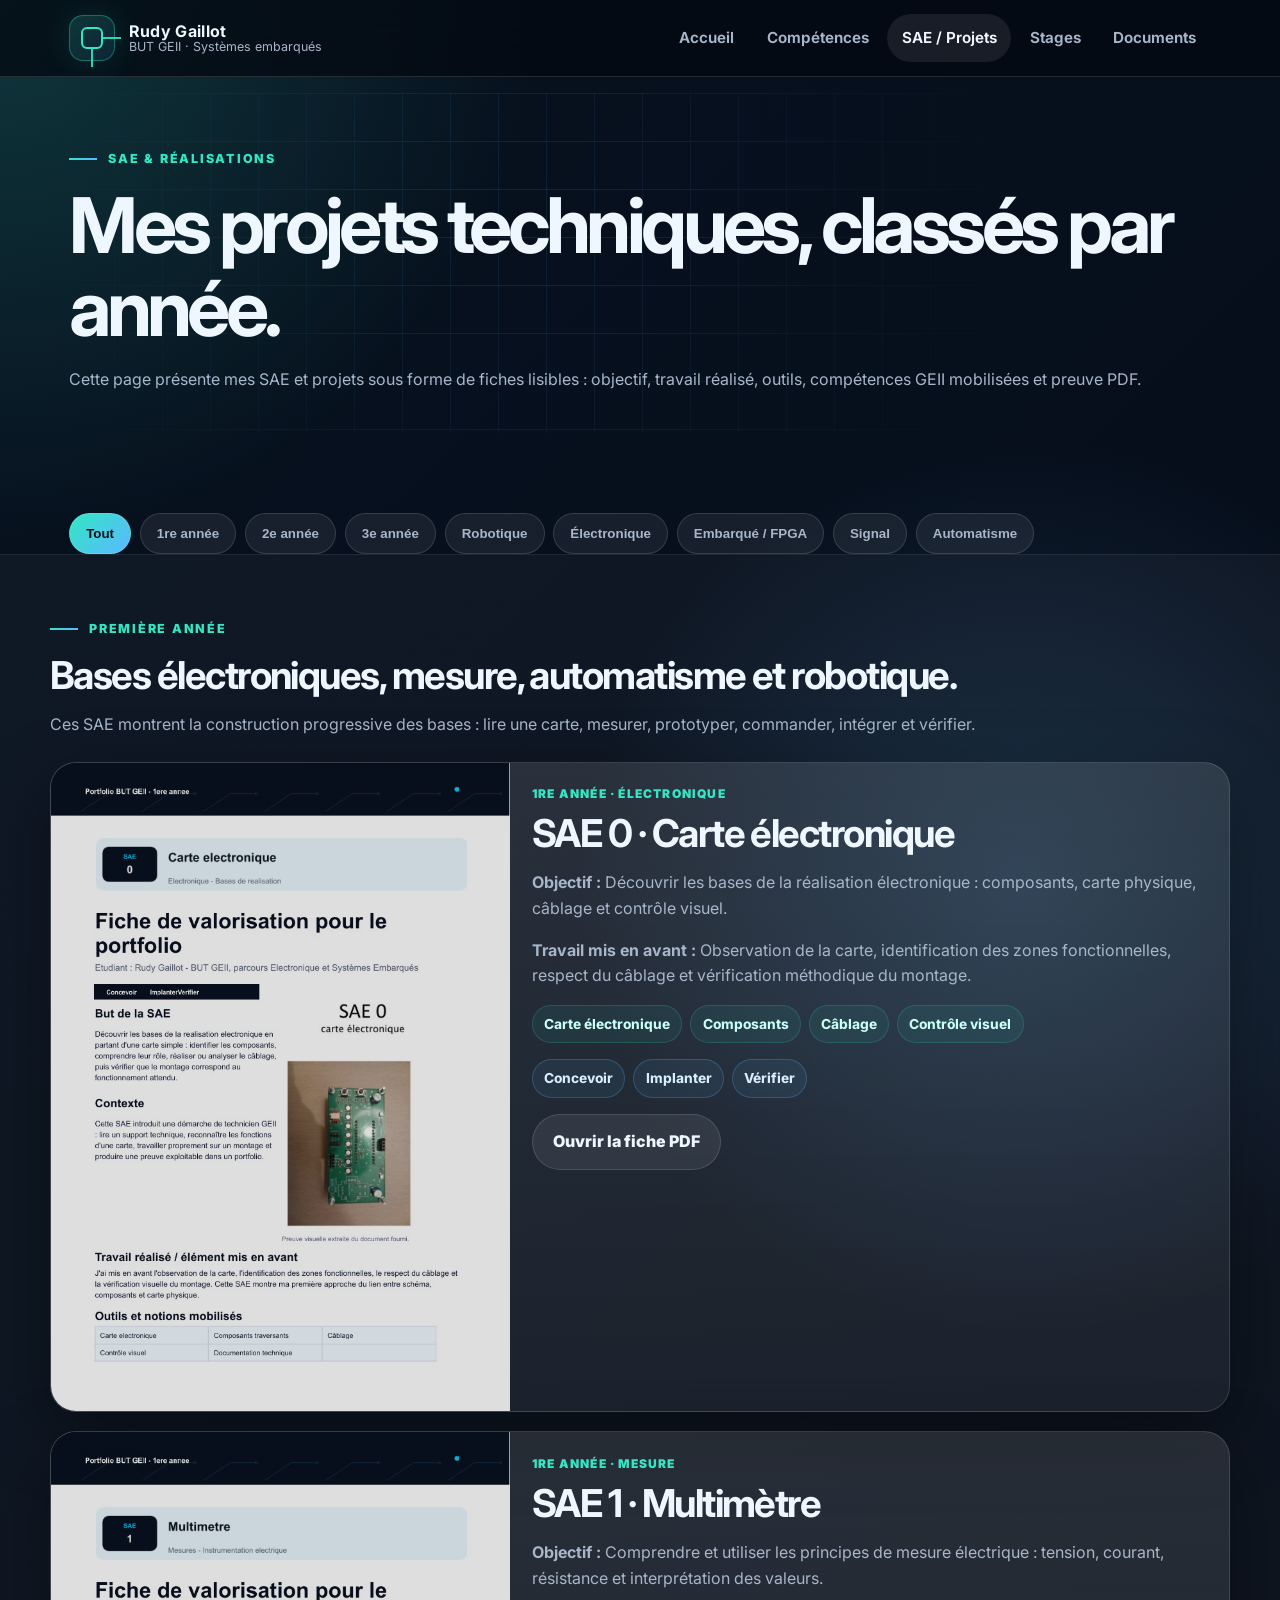
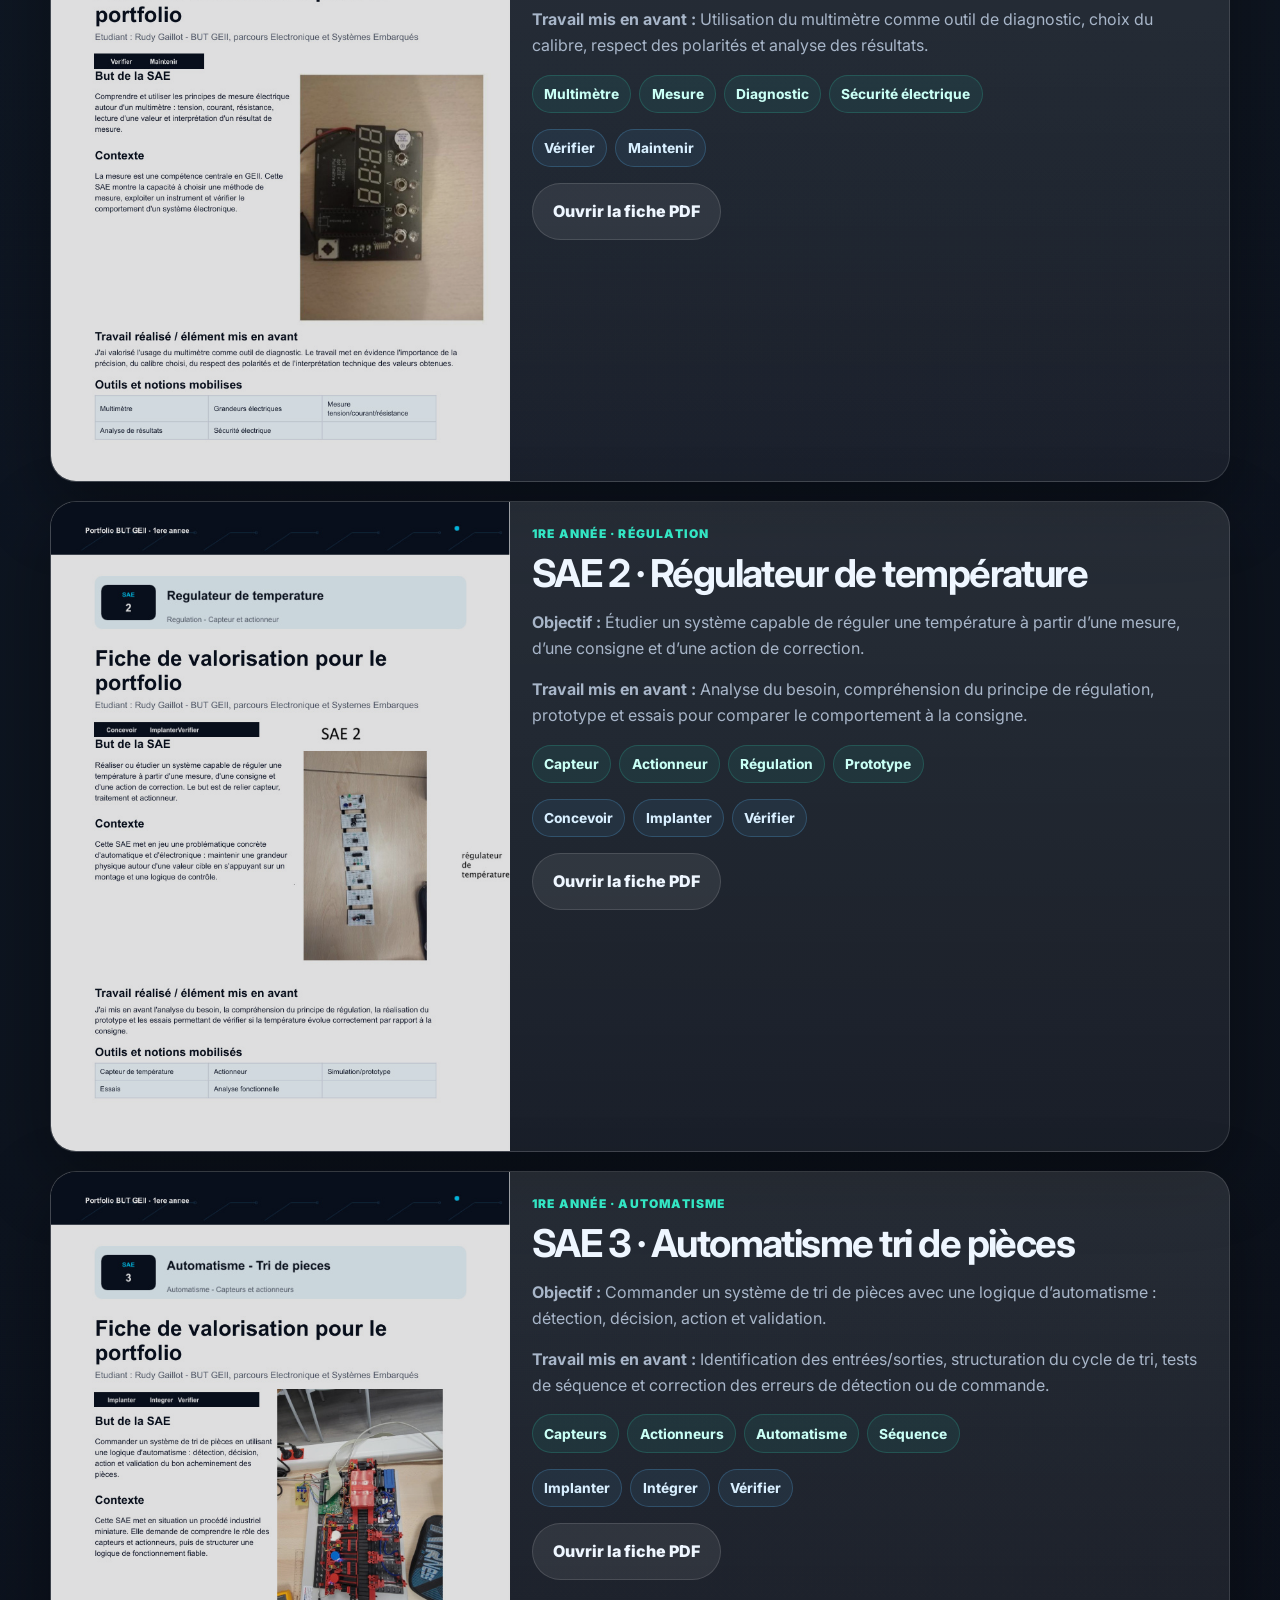
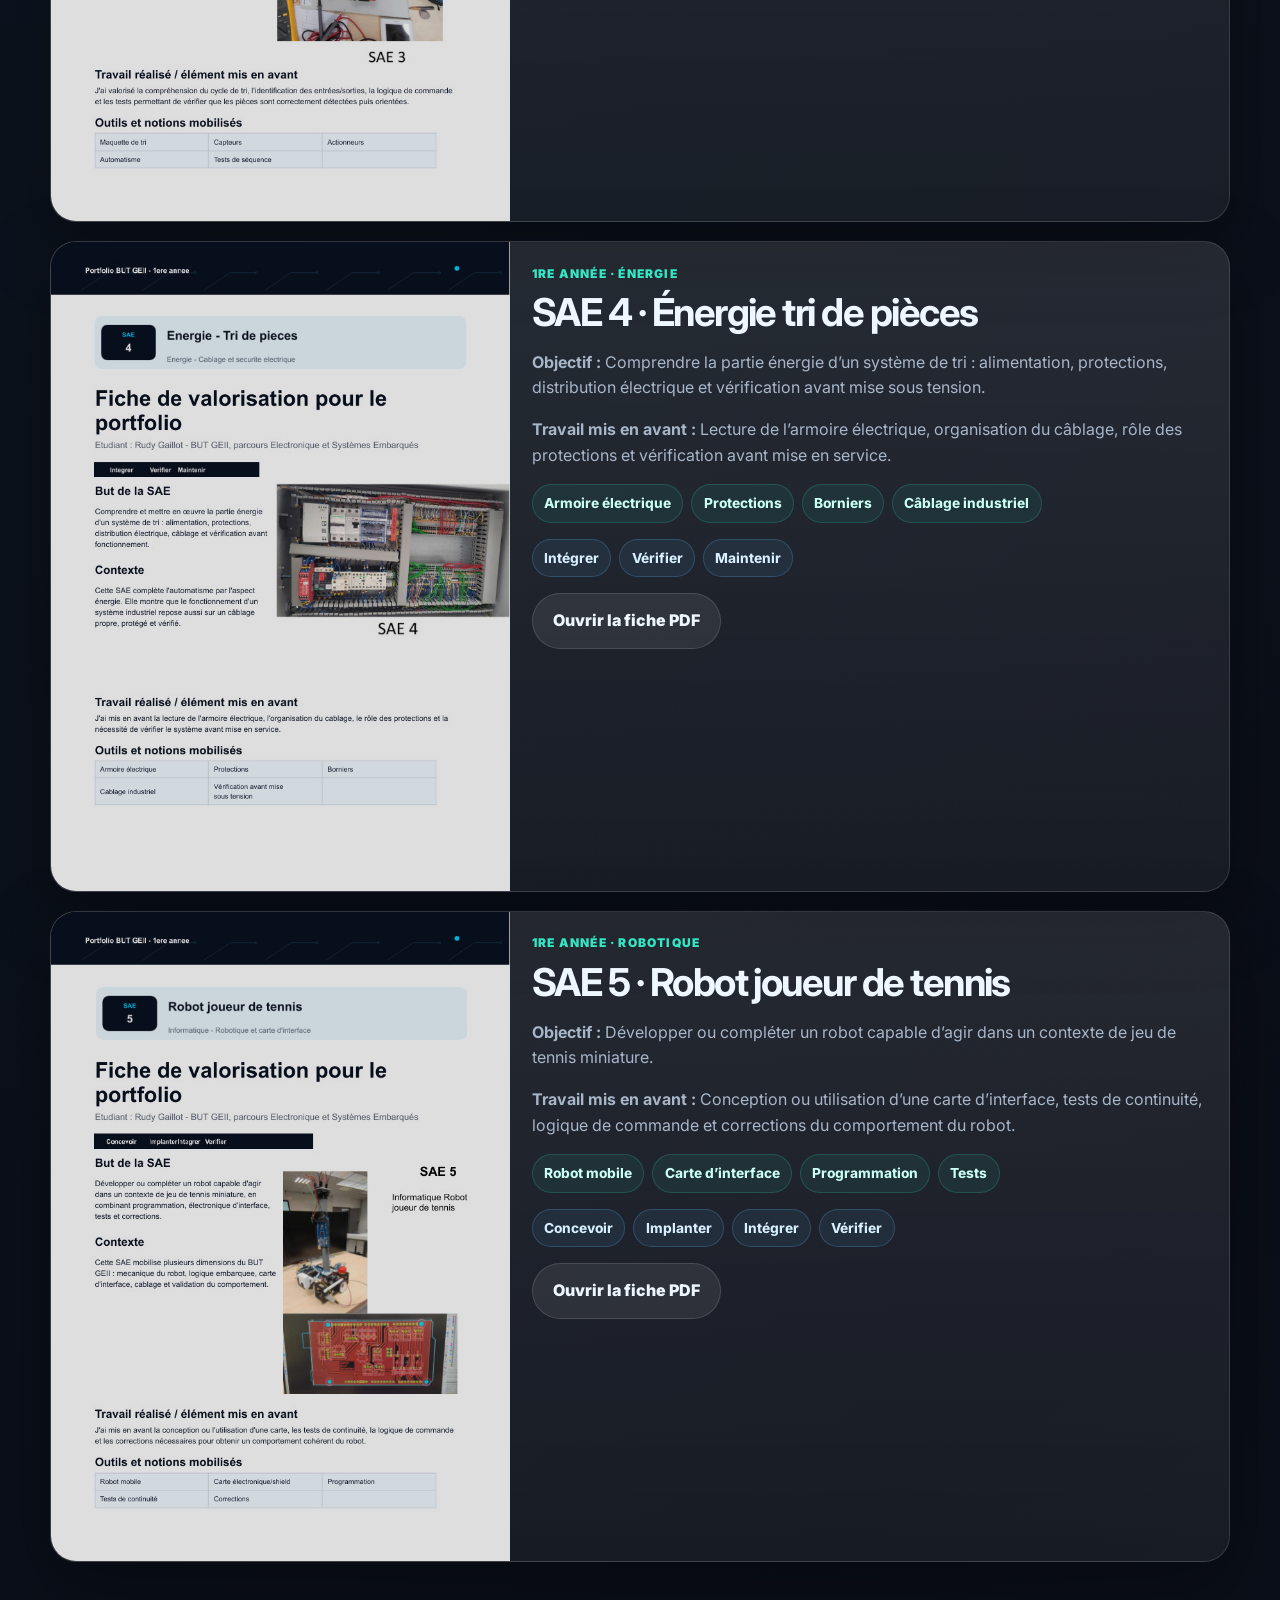
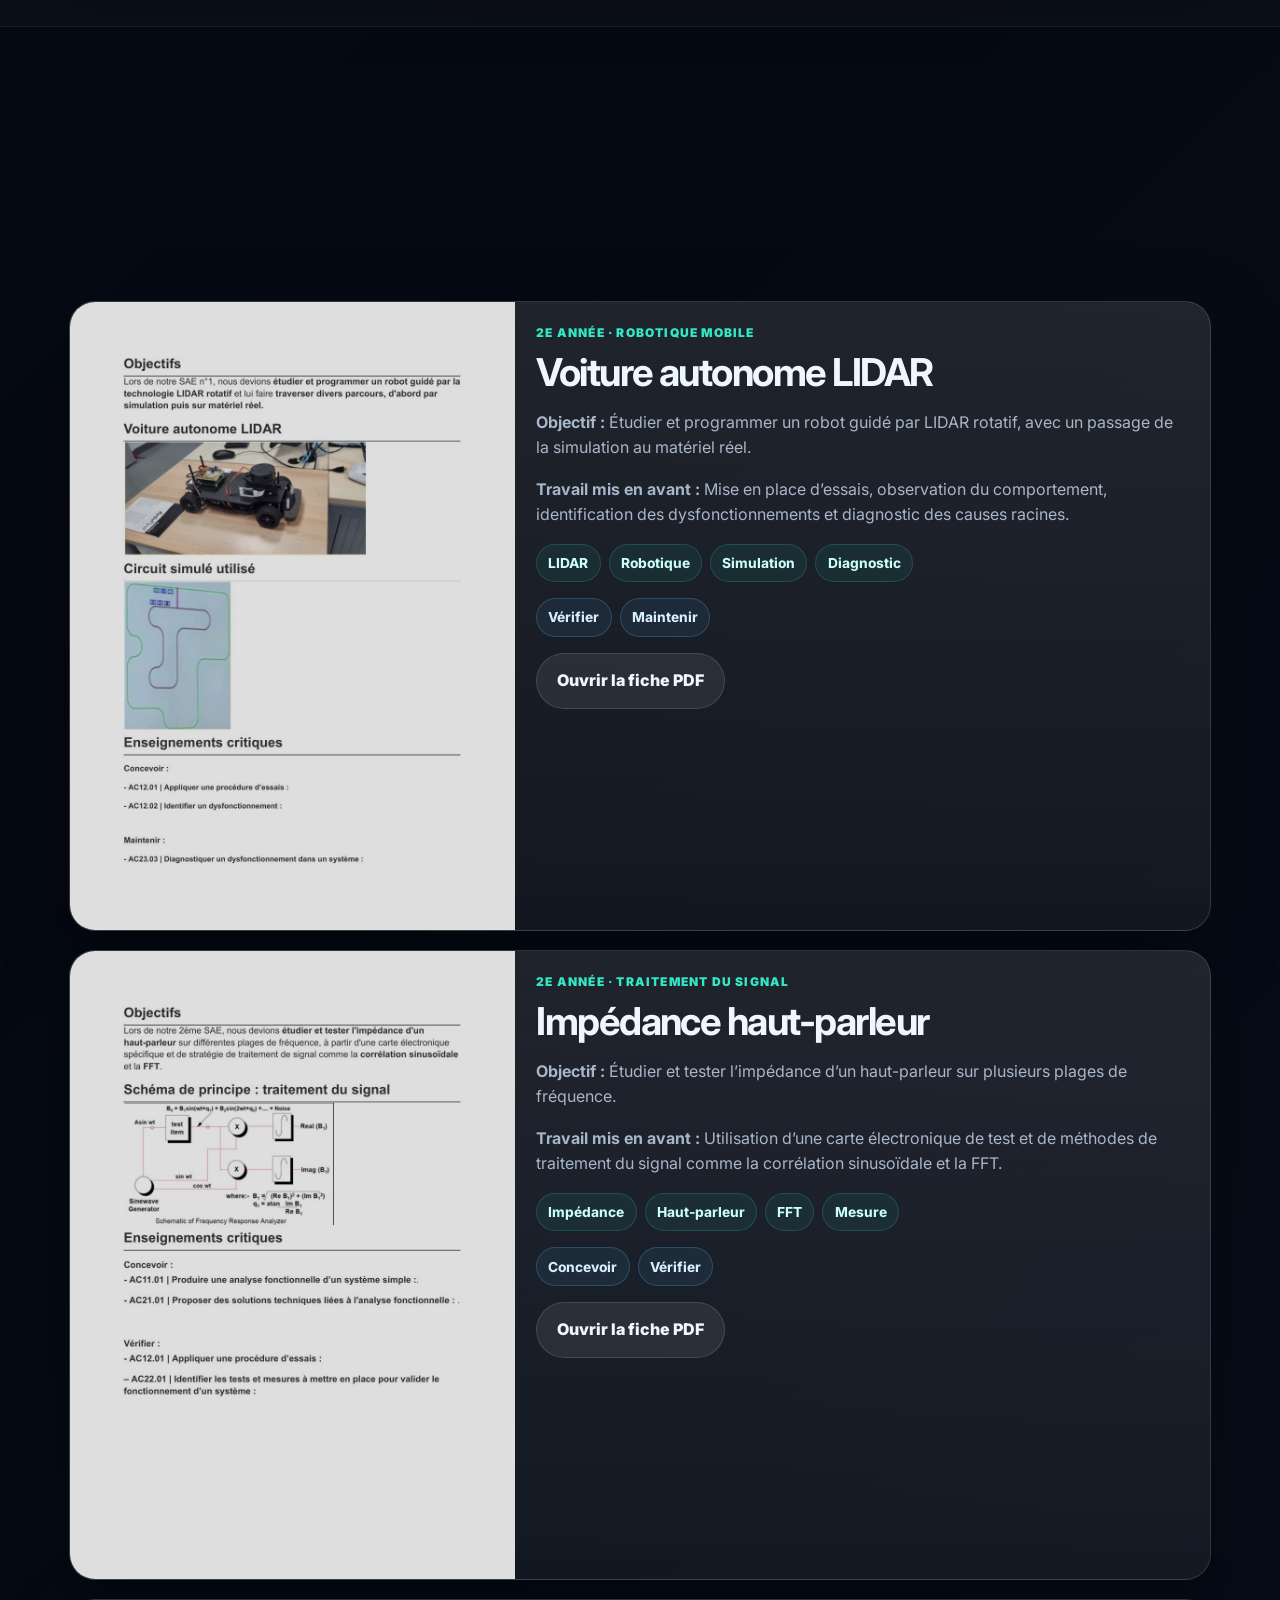
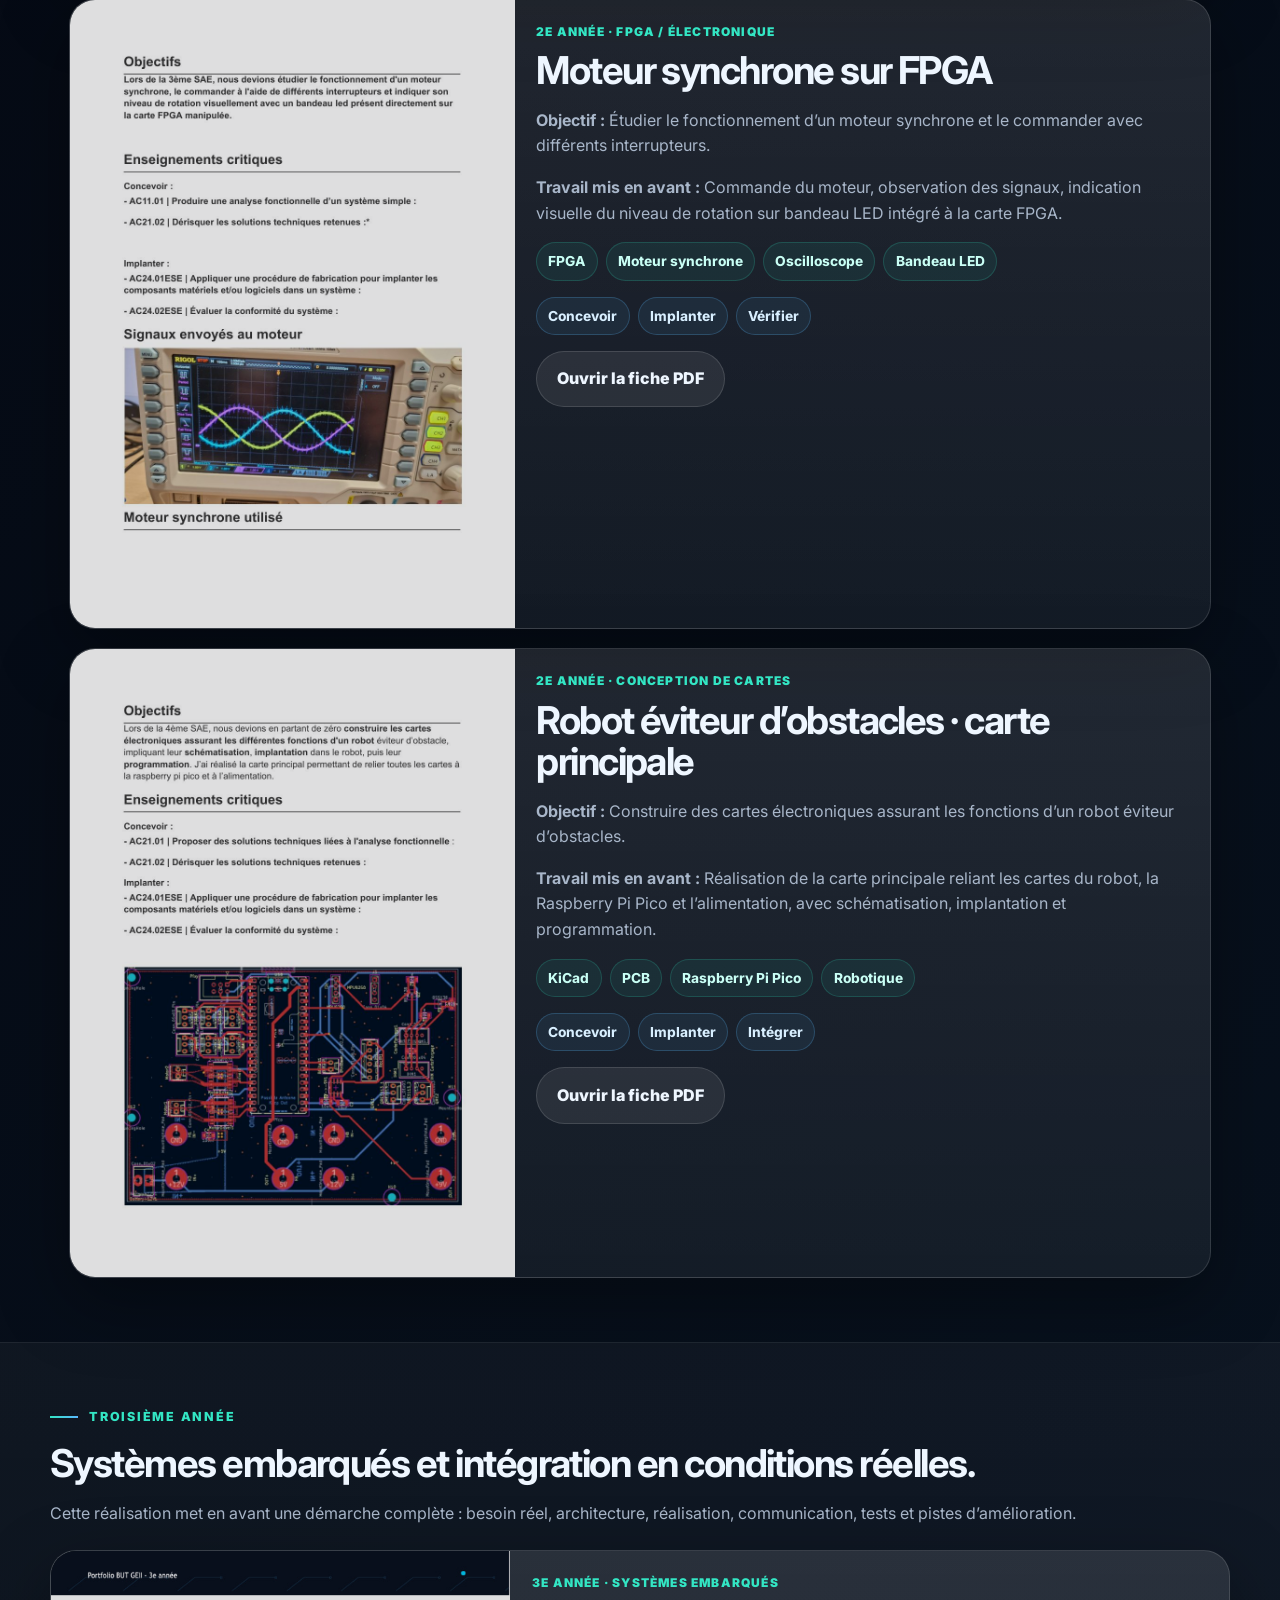
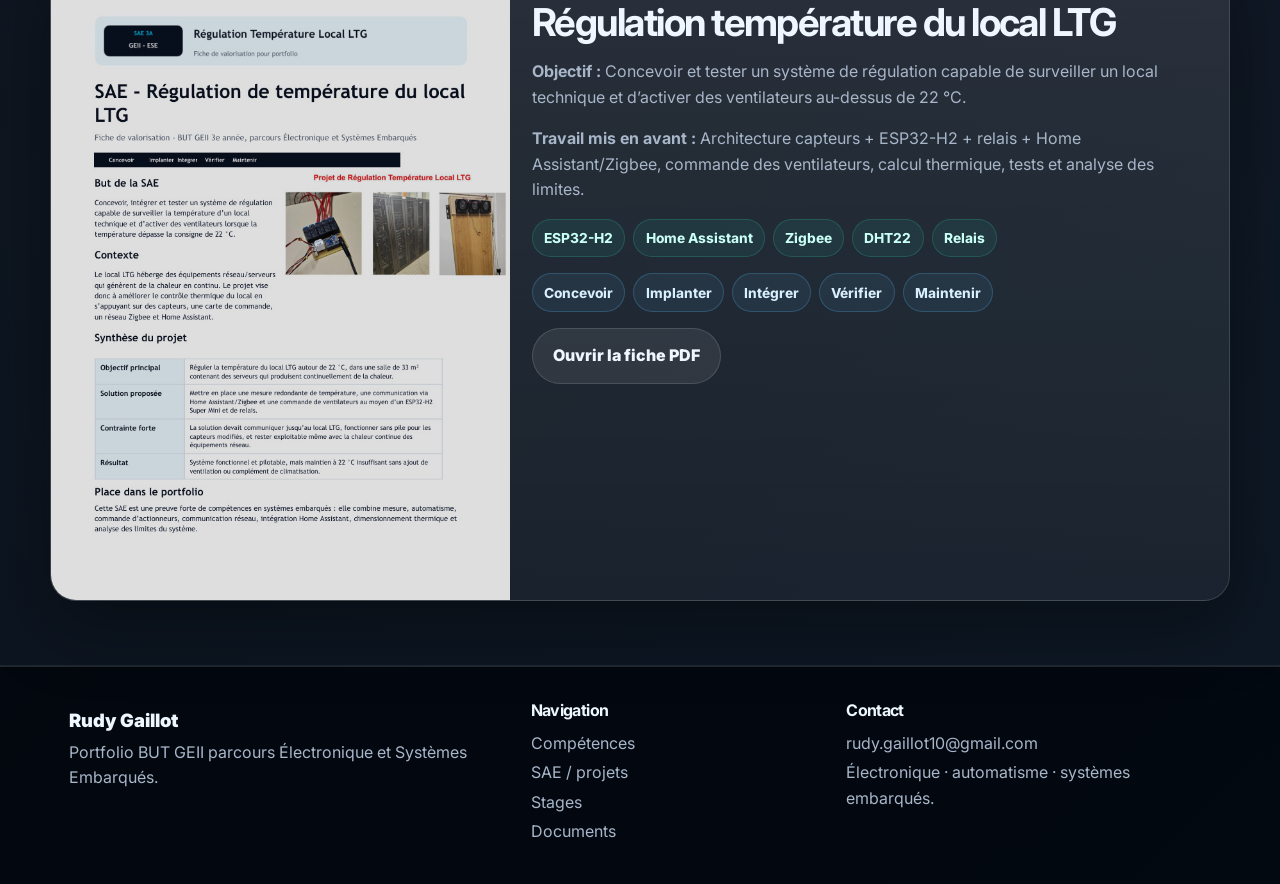
<file: sae.html>
<!DOCTYPE html>
<html lang="fr">
<head>
  <meta charset="UTF-8">
  <meta name="viewport" content="width=device-width, initial-scale=1.0">
  <meta name="description" content="SAE et projets de Rudy Gaillot : systèmes embarqués, électronique, automatisme, robotique, FPGA et traitement du signal.">
  <title>SAE et projets | Rudy Gaillot</title>
  <link rel="preconnect" href="https://fonts.googleapis.com">
  <link rel="preconnect" href="https://fonts.gstatic.com" crossorigin>
  <link href="https://fonts.googleapis.com/css2?family=Inter:wght@400;500;650;800;900&display=swap" rel="stylesheet">
  <link rel="stylesheet" href="style.css">
</head>
<body data-page="projects">
  <a class="skip-link" href="#contenu">Aller au contenu</a>
  <header class="site-header">
    <nav class="navbar" aria-label="Navigation principale">
      <a class="brand" href="index.html" aria-label="Accueil du portfolio de Rudy Gaillot">
        <span class="brand-symbol" aria-hidden="true"><span></span></span>
        <span class="brand-text"><strong>Rudy Gaillot</strong><small>BUT GEII · Systèmes embarqués</small></span>
      </a>
      <button class="nav-toggle" type="button" aria-expanded="false" aria-controls="menu" aria-label="Ouvrir le menu"><span></span><span></span><span></span><em>Menu</em></button>
      <div class="nav-links" id="menu">
        <a href="index.html">Accueil</a>
        <a href="competences.html">Compétences</a>
        <a href="sae.html" aria-current="page">SAE / Projets</a>
        <a href="stages.html">Stages</a>
        <a href="documents.html">Documents</a>
      </div>
    </nav>
  </header>
  <main id="contenu">
    <section class="page-hero circuit-bg small">
      <div class="page-hero-content reveal">
        <p class="eyebrow"><span></span>SAE & réalisations</p>
        <h1>Mes projets techniques, classés par année.</h1>
        <p>Cette page présente mes SAE et projets sous forme de fiches lisibles : objectif, travail réalisé, outils, compétences GEII mobilisées et preuve PDF.</p>
      </div>
    </section>

    <section class="section no-bottom">
      <div class="filter-bar reveal">
        <button class="filter-btn active" data-filter="all" type="button">Tout</button>
        <button class="filter-btn" data-filter="premiere" type="button">1re année</button>
        <button class="filter-btn" data-filter="deuxieme" type="button">2e année</button>
        <button class="filter-btn" data-filter="troisieme" type="button">3e année</button>
        <button class="filter-btn" data-filter="robotique" type="button">Robotique</button>
        <button class="filter-btn" data-filter="electronique" type="button">Électronique</button>
        <button class="filter-btn" data-filter="embarque" type="button">Embarqué / FPGA</button>
        <button class="filter-btn" data-filter="signal" type="button">Signal</button>
        <button class="filter-btn" data-filter="automatisme" type="button">Automatisme</button>
      </div>
    </section>

    <section class="section surface" id="sae-premiere-annee">
      <div class="section-heading reveal">
        <p class="eyebrow"><span></span>Première année</p>
        <h2>Bases électroniques, mesure, automatisme et robotique.</h2>
        <p>Ces SAE montrent la construction progressive des bases : lire une carte, mesurer, prototyper, commander, intégrer et vérifier.</p>
      </div>
      <div class="project-grid">

        <article class="project-card reveal" id="sae0-carte" data-category="premiere electronique">
          <div class="project-media"><img src="sae-0-carte-electronique.jpg" alt="Aperçu de SAE 0 · Carte électronique" loading="lazy"></div>
          <div class="project-content">
            <p class="project-kicker">1re année · Électronique</p>
            <h2>SAE 0 · Carte électronique</h2>
            <p><strong>Objectif :</strong> Découvrir les bases de la réalisation électronique : composants, carte physique, câblage et contrôle visuel.</p>
            <p><strong>Travail mis en avant :</strong> Observation de la carte, identification des zones fonctionnelles, respect du câblage et vérification méthodique du montage.</p>
            <div class="tags"><span>Carte électronique</span><span>Composants</span><span>Câblage</span><span>Contrôle visuel</span></div>
            <div class="skill-badges"><span>Concevoir</span><span>Implanter</span><span>Vérifier</span></div>
            <a class="btn btn-secondary" href="SAE_0_carte-electronique_Rudy_Gaillot.pdf" target="_blank" rel="noopener">Ouvrir la fiche PDF</a>
          </div>
        </article>

        <article class="project-card reveal" id="sae1-multimetre" data-category="premiere electronique">
          <div class="project-media"><img src="sae-1-multimetre.jpg" alt="Aperçu de SAE 1 · Multimètre" loading="lazy"></div>
          <div class="project-content">
            <p class="project-kicker">1re année · Mesure</p>
            <h2>SAE 1 · Multimètre</h2>
            <p><strong>Objectif :</strong> Comprendre et utiliser les principes de mesure électrique : tension, courant, résistance et interprétation des valeurs.</p>
            <p><strong>Travail mis en avant :</strong> Utilisation du multimètre comme outil de diagnostic, choix du calibre, respect des polarités et analyse des résultats.</p>
            <div class="tags"><span>Multimètre</span><span>Mesure</span><span>Diagnostic</span><span>Sécurité électrique</span></div>
            <div class="skill-badges"><span>Vérifier</span><span>Maintenir</span></div>
            <a class="btn btn-secondary" href="SAE_1_multimetre_Rudy_Gaillot.pdf" target="_blank" rel="noopener">Ouvrir la fiche PDF</a>
          </div>
        </article>

        <article class="project-card reveal" id="sae2-regulateur" data-category="premiere electronique automatisme">
          <div class="project-media"><img src="sae-2-regulateur-temperature.jpg" alt="Aperçu de SAE 2 · Régulateur de température" loading="lazy"></div>
          <div class="project-content">
            <p class="project-kicker">1re année · Régulation</p>
            <h2>SAE 2 · Régulateur de température</h2>
            <p><strong>Objectif :</strong> Étudier un système capable de réguler une température à partir d’une mesure, d’une consigne et d’une action de correction.</p>
            <p><strong>Travail mis en avant :</strong> Analyse du besoin, compréhension du principe de régulation, prototype et essais pour comparer le comportement à la consigne.</p>
            <div class="tags"><span>Capteur</span><span>Actionneur</span><span>Régulation</span><span>Prototype</span></div>
            <div class="skill-badges"><span>Concevoir</span><span>Implanter</span><span>Vérifier</span></div>
            <a class="btn btn-secondary" href="SAE_2_regulateur-de-temperature_Rudy_Gaillot.pdf" target="_blank" rel="noopener">Ouvrir la fiche PDF</a>
          </div>
        </article>

        <article class="project-card reveal" id="sae3-tri-automatisme" data-category="premiere automatisme">
          <div class="project-media"><img src="sae-3-automatisme-tri-pieces.jpg" alt="Aperçu de SAE 3 · Automatisme tri de pièces" loading="lazy"></div>
          <div class="project-content">
            <p class="project-kicker">1re année · Automatisme</p>
            <h2>SAE 3 · Automatisme tri de pièces</h2>
            <p><strong>Objectif :</strong> Commander un système de tri de pièces avec une logique d’automatisme : détection, décision, action et validation.</p>
            <p><strong>Travail mis en avant :</strong> Identification des entrées/sorties, structuration du cycle de tri, tests de séquence et correction des erreurs de détection ou de commande.</p>
            <div class="tags"><span>Capteurs</span><span>Actionneurs</span><span>Automatisme</span><span>Séquence</span></div>
            <div class="skill-badges"><span>Implanter</span><span>Intégrer</span><span>Vérifier</span></div>
            <a class="btn btn-secondary" href="SAE_3_automatisme-tri-de-pieces_Rudy_Gaillot.pdf" target="_blank" rel="noopener">Ouvrir la fiche PDF</a>
          </div>
        </article>

        <article class="project-card reveal" id="sae4-tri-energie" data-category="premiere electronique automatisme">
          <div class="project-media"><img src="sae-4-energie-tri-pieces.jpg" alt="Aperçu de SAE 4 · Énergie tri de pièces" loading="lazy"></div>
          <div class="project-content">
            <p class="project-kicker">1re année · Énergie</p>
            <h2>SAE 4 · Énergie tri de pièces</h2>
            <p><strong>Objectif :</strong> Comprendre la partie énergie d’un système de tri : alimentation, protections, distribution électrique et vérification avant mise sous tension.</p>
            <p><strong>Travail mis en avant :</strong> Lecture de l’armoire électrique, organisation du câblage, rôle des protections et vérification avant mise en service.</p>
            <div class="tags"><span>Armoire électrique</span><span>Protections</span><span>Borniers</span><span>Câblage industriel</span></div>
            <div class="skill-badges"><span>Intégrer</span><span>Vérifier</span><span>Maintenir</span></div>
            <a class="btn btn-secondary" href="SAE_4_energie-tri-de-pieces_Rudy_Gaillot.pdf" target="_blank" rel="noopener">Ouvrir la fiche PDF</a>
          </div>
        </article>

        <article class="project-card reveal" id="sae5-robot-tennis" data-category="premiere robotique electronique">
          <div class="project-media"><img src="sae-5-robot-tennis.jpg" alt="Aperçu de SAE 5 · Robot joueur de tennis" loading="lazy"></div>
          <div class="project-content">
            <p class="project-kicker">1re année · Robotique</p>
            <h2>SAE 5 · Robot joueur de tennis</h2>
            <p><strong>Objectif :</strong> Développer ou compléter un robot capable d’agir dans un contexte de jeu de tennis miniature.</p>
            <p><strong>Travail mis en avant :</strong> Conception ou utilisation d’une carte d’interface, tests de continuité, logique de commande et corrections du comportement du robot.</p>
            <div class="tags"><span>Robot mobile</span><span>Carte d’interface</span><span>Programmation</span><span>Tests</span></div>
            <div class="skill-badges"><span>Concevoir</span><span>Implanter</span><span>Intégrer</span><span>Vérifier</span></div>
            <a class="btn btn-secondary" href="SAE_5_robot-joueur-de-tennis_Rudy_Gaillot.pdf" target="_blank" rel="noopener">Ouvrir la fiche PDF</a>
          </div>
        </article>
      </div>
    </section>

    <section class="section" id="sae-deuxieme-annee">
      <div class="section-heading reveal">
        <p class="eyebrow"><span></span>Deuxième année</p>
        <h2>Robotique, traitement du signal, FPGA et conception de cartes.</h2>
        <p>Les SAE de deuxième année renforcent les compétences de conception, de vérification et d’implantation sur des systèmes plus complets.</p>
      </div>
      <div class="project-grid">

        <article class="project-card reveal" id="lidar" data-category="deuxieme robotique embarque">
          <div class="project-media"><img src="sae-voiture-lidar.jpg" alt="Aperçu de Voiture autonome LIDAR" loading="lazy"></div>
          <div class="project-content">
            <p class="project-kicker">2e année · Robotique mobile</p>
            <h2>Voiture autonome LIDAR</h2>
            <p><strong>Objectif :</strong> Étudier et programmer un robot guidé par LIDAR rotatif, avec un passage de la simulation au matériel réel.</p>
            <p><strong>Travail mis en avant :</strong> Mise en place d’essais, observation du comportement, identification des dysfonctionnements et diagnostic des causes racines.</p>
            <div class="tags"><span>LIDAR</span><span>Robotique</span><span>Simulation</span><span>Diagnostic</span></div>
            <div class="skill-badges"><span>Vérifier</span><span>Maintenir</span></div>
            <a class="btn btn-secondary" href="sae-voiture-autonome-lidar.pdf" target="_blank" rel="noopener">Ouvrir la fiche PDF</a>
          </div>
        </article>

        <article class="project-card reveal" id="haut-parleur" data-category="deuxieme signal electronique">
          <div class="project-media"><img src="sae-impedance-haut-parleur.jpg" alt="Aperçu de Impédance haut-parleur" loading="lazy"></div>
          <div class="project-content">
            <p class="project-kicker">2e année · Traitement du signal</p>
            <h2>Impédance haut-parleur</h2>
            <p><strong>Objectif :</strong> Étudier et tester l’impédance d’un haut-parleur sur plusieurs plages de fréquence.</p>
            <p><strong>Travail mis en avant :</strong> Utilisation d’une carte électronique de test et de méthodes de traitement du signal comme la corrélation sinusoïdale et la FFT.</p>
            <div class="tags"><span>Impédance</span><span>Haut-parleur</span><span>FFT</span><span>Mesure</span></div>
            <div class="skill-badges"><span>Concevoir</span><span>Vérifier</span></div>
            <a class="btn btn-secondary" href="sae-impedance-haut-parleur-traitement-signal.pdf" target="_blank" rel="noopener">Ouvrir la fiche PDF</a>
          </div>
        </article>

        <article class="project-card reveal" id="moteur-fpga" data-category="deuxieme embarque electronique">
          <div class="project-media"><img src="sae-moteur-fpga.jpg" alt="Aperçu de Moteur synchrone sur FPGA" loading="lazy"></div>
          <div class="project-content">
            <p class="project-kicker">2e année · FPGA / Électronique</p>
            <h2>Moteur synchrone sur FPGA</h2>
            <p><strong>Objectif :</strong> Étudier le fonctionnement d’un moteur synchrone et le commander avec différents interrupteurs.</p>
            <p><strong>Travail mis en avant :</strong> Commande du moteur, observation des signaux, indication visuelle du niveau de rotation sur bandeau LED intégré à la carte FPGA.</p>
            <div class="tags"><span>FPGA</span><span>Moteur synchrone</span><span>Oscilloscope</span><span>Bandeau LED</span></div>
            <div class="skill-badges"><span>Concevoir</span><span>Implanter</span><span>Vérifier</span></div>
            <a class="btn btn-secondary" href="sae-moteur-synchrone-fpga.pdf" target="_blank" rel="noopener">Ouvrir la fiche PDF</a>
          </div>
        </article>

        <article class="project-card reveal" id="robot-obstacle" data-category="deuxieme robotique electronique embarque">
          <div class="project-media"><img src="sae-robot-obstacles.jpg" alt="Aperçu de Robot éviteur d’obstacles · carte principale" loading="lazy"></div>
          <div class="project-content">
            <p class="project-kicker">2e année · Conception de cartes</p>
            <h2>Robot éviteur d’obstacles · carte principale</h2>
            <p><strong>Objectif :</strong> Construire des cartes électroniques assurant les fonctions d’un robot éviteur d’obstacles.</p>
            <p><strong>Travail mis en avant :</strong> Réalisation de la carte principale reliant les cartes du robot, la Raspberry Pi Pico et l’alimentation, avec schématisation, implantation et programmation.</p>
            <div class="tags"><span>KiCad</span><span>PCB</span><span>Raspberry Pi Pico</span><span>Robotique</span></div>
            <div class="skill-badges"><span>Concevoir</span><span>Implanter</span><span>Intégrer</span></div>
            <a class="btn btn-secondary" href="sae-robot-eviteur-obstacles-carte-principale.pdf" target="_blank" rel="noopener">Ouvrir la fiche PDF</a>
          </div>
        </article>
      </div>
    </section>

    <section class="section surface" id="sae-troisieme-annee">
      <div class="section-heading reveal">
        <p class="eyebrow"><span></span>Troisième année</p>
        <h2>Systèmes embarqués et intégration en conditions réelles.</h2>
        <p>Cette réalisation met en avant une démarche complète : besoin réel, architecture, réalisation, communication, tests et pistes d’amélioration.</p>
      </div>
      <div class="project-grid">

        <article class="project-card reveal" id="regulation-ltg" data-category="troisieme embarque electronique automatisme">
          <div class="project-media"><img src="sae-regulation-temperature-ltg.jpg" alt="Aperçu de Régulation température du local LTG" loading="lazy"></div>
          <div class="project-content">
            <p class="project-kicker">3e année · Systèmes embarqués</p>
            <h2>Régulation température du local LTG</h2>
            <p><strong>Objectif :</strong> Concevoir et tester un système de régulation capable de surveiller un local technique et d’activer des ventilateurs au-dessus de 22 °C.</p>
            <p><strong>Travail mis en avant :</strong> Architecture capteurs + ESP32-H2 + relais + Home Assistant/Zigbee, commande des ventilateurs, calcul thermique, tests et analyse des limites.</p>
            <div class="tags"><span>ESP32-H2</span><span>Home Assistant</span><span>Zigbee</span><span>DHT22</span><span>Relais</span></div>
            <div class="skill-badges"><span>Concevoir</span><span>Implanter</span><span>Intégrer</span><span>Vérifier</span><span>Maintenir</span></div>
            <a class="btn btn-secondary" href="SAE_3A_regulation-temperature-local-LTG_Rudy_Gaillot.pdf" target="_blank" rel="noopener">Ouvrir la fiche PDF</a>
          </div>
        </article>
      </div>
    </section>

  </main>
  <footer class="footer">
    <div class="footer-grid">
      <div>
        <a class="footer-brand" href="index.html">Rudy Gaillot</a>
        <p>Portfolio BUT GEII parcours Électronique et Systèmes Embarqués.</p>
      </div>
      <div>
        <h2>Navigation</h2>
        <a href="competences.html">Compétences</a>
        <a href="sae.html">SAE / projets</a>
        <a href="stages.html">Stages</a>
        <a href="documents.html">Documents</a>
      </div>
      <div>
        <h2>Contact</h2>
        <a href="mailto:rudy.gaillot10@gmail.com">rudy.gaillot10@gmail.com</a>
        <p class="muted">Électronique · automatisme · systèmes embarqués.</p>
      </div>
    </div>
  </footer>
  <script src="main.js"></script>
</body>
</html>
</file>
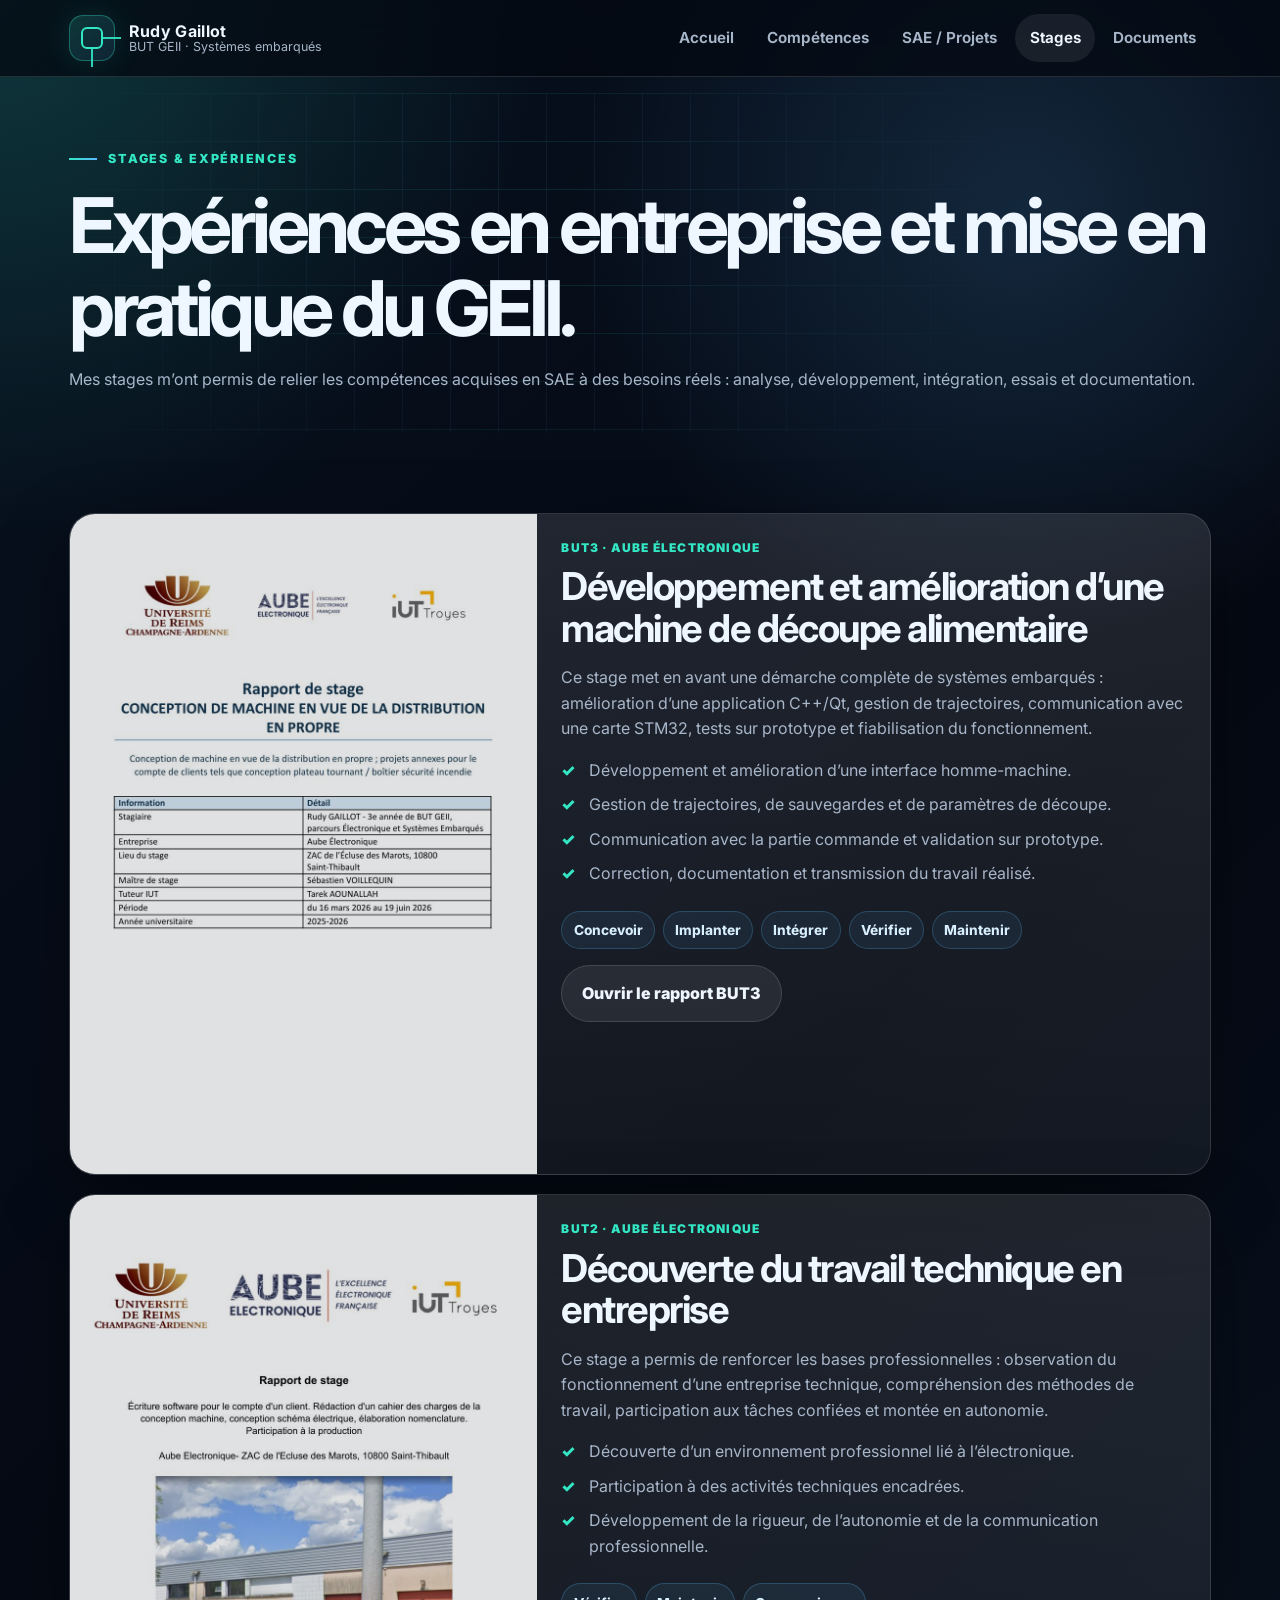
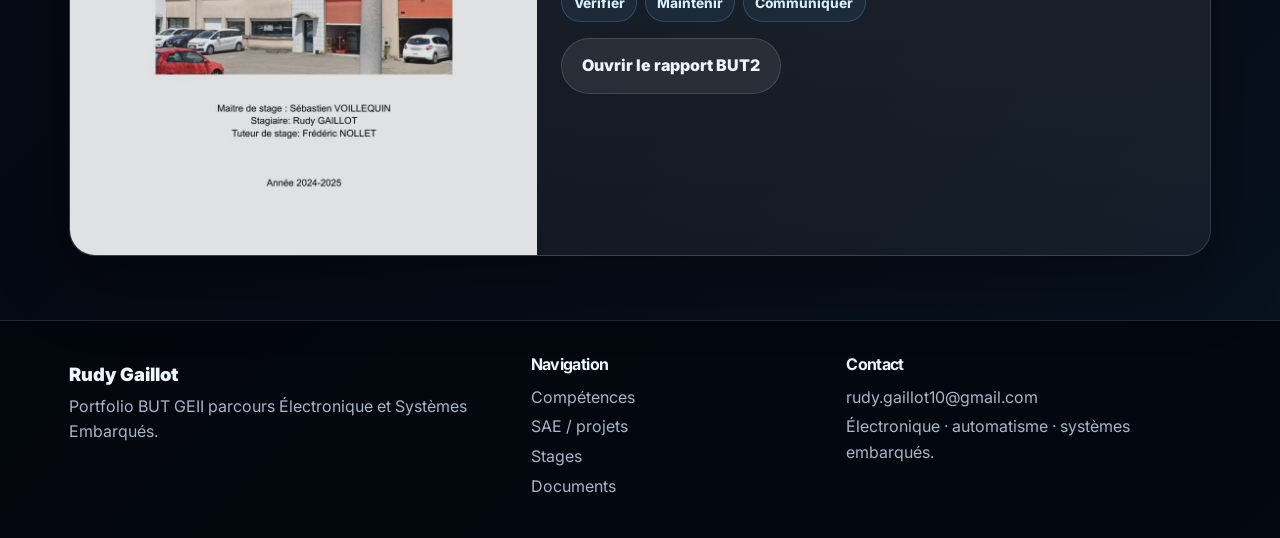
<file: stages.html>
<!DOCTYPE html>
<html lang="fr">
<head>
  <meta charset="UTF-8">
  <meta name="viewport" content="width=device-width, initial-scale=1.0">
  <meta name="description" content="Stages et expériences professionnelles de Rudy Gaillot en BUT GEII.">
  <title>Stages | Rudy Gaillot</title>
  <link rel="preconnect" href="https://fonts.googleapis.com">
  <link rel="preconnect" href="https://fonts.gstatic.com" crossorigin>
  <link href="https://fonts.googleapis.com/css2?family=Inter:wght@400;500;650;800;900&display=swap" rel="stylesheet">
  <link rel="stylesheet" href="style.css">
</head>
<body data-page="stages">
  <a class="skip-link" href="#contenu">Aller au contenu</a>
  <header class="site-header">
    <nav class="navbar" aria-label="Navigation principale">
      <a class="brand" href="index.html" aria-label="Accueil du portfolio de Rudy Gaillot">
        <span class="brand-symbol" aria-hidden="true"><span></span></span>
        <span class="brand-text"><strong>Rudy Gaillot</strong><small>BUT GEII · Systèmes embarqués</small></span>
      </a>
      <button class="nav-toggle" type="button" aria-expanded="false" aria-controls="menu" aria-label="Ouvrir le menu"><span></span><span></span><span></span><em>Menu</em></button>
      <div class="nav-links" id="menu">
        <a href="index.html">Accueil</a>
        <a href="competences.html">Compétences</a>
        <a href="sae.html">SAE / Projets</a>
        <a href="stages.html" aria-current="page">Stages</a>
        <a href="documents.html">Documents</a>
      </div>
    </nav>
  </header>
  <main id="contenu">
    <section class="page-hero circuit-bg small">
      <div class="page-hero-content reveal">
        <p class="eyebrow"><span></span>Stages & expériences</p>
        <h1>Expériences en entreprise et mise en pratique du GEII.</h1>
        <p>Mes stages m’ont permis de relier les compétences acquises en SAE à des besoins réels : analyse, développement, intégration, essais et documentation.</p>
      </div>
    </section>

    <section class="section stage-layout">
      <article class="stage-feature reveal" id="stage-but3">
        <div class="stage-image"><img src="rapport-stage-but3.jpg" alt="Aperçu du rapport de stage BUT3" loading="lazy"></div>
        <div>
          <p class="project-kicker">BUT3 · Aube Électronique</p>
          <h2>Développement et amélioration d’une machine de découpe alimentaire</h2>
          <p>Ce stage met en avant une démarche complète de systèmes embarqués : amélioration d’une application C++/Qt, gestion de trajectoires, communication avec une carte STM32, tests sur prototype et fiabilisation du fonctionnement.</p>
          <ul class="check-list">
            <li>Développement et amélioration d’une interface homme-machine.</li>
            <li>Gestion de trajectoires, de sauvegardes et de paramètres de découpe.</li>
            <li>Communication avec la partie commande et validation sur prototype.</li>
            <li>Correction, documentation et transmission du travail réalisé.</li>
          </ul>
          <div class="skill-badges"><span>Concevoir</span><span>Implanter</span><span>Intégrer</span><span>Vérifier</span><span>Maintenir</span></div>
          <a class="btn btn-secondary" href="rapport-stage-but3-aube-electronique-2026.pdf" target="_blank" rel="noopener">Ouvrir le rapport BUT3</a>
        </div>
      </article>

      <article class="stage-feature reveal" id="stage-but2">
        <div class="stage-image"><img src="rapport-stage-but2.jpg" alt="Aperçu du rapport de stage BUT2" loading="lazy"></div>
        <div>
          <p class="project-kicker">BUT2 · Aube Électronique</p>
          <h2>Découverte du travail technique en entreprise</h2>
          <p>Ce stage a permis de renforcer les bases professionnelles : observation du fonctionnement d’une entreprise technique, compréhension des méthodes de travail, participation aux tâches confiées et montée en autonomie.</p>
          <ul class="check-list">
            <li>Découverte d’un environnement professionnel lié à l’électronique.</li>
            <li>Participation à des activités techniques encadrées.</li>
            <li>Développement de la rigueur, de l’autonomie et de la communication professionnelle.</li>
          </ul>
          <div class="skill-badges"><span>Vérifier</span><span>Maintenir</span><span>Communiquer</span></div>
          <a class="btn btn-secondary" href="rapport-stage-but2-aube-electronique-2025.pdf" target="_blank" rel="noopener">Ouvrir le rapport BUT2</a>
        </div>
      </article>
    </section>

  </main>
  <footer class="footer">
    <div class="footer-grid">
      <div>
        <a class="footer-brand" href="index.html">Rudy Gaillot</a>
        <p>Portfolio BUT GEII parcours Électronique et Systèmes Embarqués.</p>
      </div>
      <div>
        <h2>Navigation</h2>
        <a href="competences.html">Compétences</a>
        <a href="sae.html">SAE / projets</a>
        <a href="stages.html">Stages</a>
        <a href="documents.html">Documents</a>
      </div>
      <div>
        <h2>Contact</h2>
        <a href="mailto:rudy.gaillot10@gmail.com">rudy.gaillot10@gmail.com</a>
        <p class="muted">Électronique · automatisme · systèmes embarqués.</p>
      </div>
    </div>
  </footer>
  <script src="main.js"></script>
</body>
</html>
</file>
<file: style.css>
:root{
  --bg:#07111f;--bg2:#0b1728;--surface:rgba(255,255,255,.07);--surface2:rgba(255,255,255,.12);--text:#eef6ff;--muted:#a8b6c9;--line:rgba(255,255,255,.13);--primary:#33e6c4;--primary2:#5ab8ff;--warning:#ffd166;--shadow:0 24px 70px rgba(0,0,0,.35);--radius:26px;--max:1180px
}
*{box-sizing:border-box}html{scroll-behavior:smooth}body{margin:0;font-family:Inter,ui-sans-serif,system-ui,-apple-system,BlinkMacSystemFont,"Segoe UI",Arial,sans-serif;color:var(--text);background:radial-gradient(circle at top left,rgba(51,230,196,.18),transparent 34rem),radial-gradient(circle at 80% 10%,rgba(90,184,255,.16),transparent 28rem),linear-gradient(135deg,var(--bg),#050913 55%,#081320);min-height:100vh;line-height:1.6}a{color:inherit;text-decoration:none}img{max-width:100%;display:block}code{color:var(--primary);background:rgba(255,255,255,.08);padding:.12rem .35rem;border-radius:.45rem}.skip-link{position:absolute;left:-999px;top:1rem;padding:.8rem 1rem;background:#fff;color:#000;border-radius:10px;z-index:999}.skip-link:focus{left:1rem}.site-header{position:sticky;top:0;z-index:100;backdrop-filter:blur(18px);background:rgba(5,10,18,.78);border-bottom:1px solid var(--line)}.navbar{max-width:var(--max);margin:0 auto;padding:.9rem 1.2rem;display:flex;align-items:center;justify-content:space-between;gap:1rem}.brand{display:flex;align-items:center;gap:.85rem;min-width:max-content}.brand-symbol{width:46px;height:46px;border:1px solid rgba(51,230,196,.35);border-radius:14px;display:grid;place-items:center;background:linear-gradient(135deg,rgba(51,230,196,.18),rgba(90,184,255,.12));box-shadow:0 0 30px rgba(51,230,196,.13)}.brand-symbol span{width:22px;height:22px;border:2px solid var(--primary);border-radius:6px;position:relative}.brand-symbol span:before,.brand-symbol span:after{content:"";position:absolute;background:var(--primary);opacity:.9}.brand-symbol span:before{width:18px;height:2px;left:20px;top:8px}.brand-symbol span:after{width:2px;height:18px;left:8px;top:20px}.brand-text{display:flex;flex-direction:column;line-height:1.15}.brand-text strong{letter-spacing:.02em}.brand-text small{color:var(--muted);font-size:.78rem}.nav-links{display:flex;align-items:center;gap:.25rem}.nav-links a{padding:.72rem .9rem;border-radius:999px;color:var(--muted);font-weight:650;font-size:.95rem}.nav-links a:hover,.nav-links a[aria-current="page"]{color:var(--text);background:rgba(255,255,255,.08)}.nav-toggle{display:none;background:rgba(255,255,255,.08);color:var(--text);border:1px solid var(--line);border-radius:14px;padding:.65rem .75rem;align-items:center;gap:.5rem;cursor:pointer}.nav-toggle span{display:block;width:18px;height:2px;background:var(--text);margin:3px 0;border-radius:2px}.nav-toggle em{font-style:normal;font-weight:700}.hero,.page-hero{max-width:var(--max);margin:0 auto;padding:6rem 1.2rem 4rem;position:relative}.hero{display:grid;grid-template-columns:1.35fr .85fr;align-items:center;gap:2rem;min-height:670px}.page-hero.small{min-height:auto;padding-top:4.5rem;padding-bottom:2.5rem}.circuit-bg:before{content:"";position:absolute;inset:1rem;border-radius:38px;pointer-events:none;opacity:.18;background-image:linear-gradient(rgba(51,230,196,.7) 1px,transparent 1px),linear-gradient(90deg,rgba(90,184,255,.55) 1px,transparent 1px);background-size:48px 48px;mask-image:radial-gradient(circle at 40% 40%,black,transparent 72%)}.hero-content,.page-hero-content,.hero-panel{position:relative;z-index:1}.eyebrow{display:flex;align-items:center;gap:.7rem;color:var(--primary);text-transform:uppercase;letter-spacing:.14em;font-size:.78rem;font-weight:850;margin:0 0 1rem}.eyebrow span{width:28px;height:2px;background:linear-gradient(90deg,var(--primary),var(--primary2))}h1,h2,h3{line-height:1.08;margin:0 0 1rem}h1{font-size:clamp(2.55rem,6vw,5.5rem);letter-spacing:-.06em}h2{font-size:clamp(1.55rem,3vw,2.85rem);letter-spacing:-.04em}h3{font-size:1.18rem}p{color:var(--muted);margin:0 0 1rem}.lead{font-size:clamp(1.08rem,2vw,1.32rem);max-width:760px;color:#c9d7e8}.hero-actions{display:flex;flex-wrap:wrap;gap:.85rem;margin:2rem 0}.btn{display:inline-flex;align-items:center;justify-content:center;gap:.5rem;border-radius:999px;padding:.9rem 1.25rem;font-weight:850;border:1px solid transparent;transition:.2s ease;cursor:pointer}.btn:hover{transform:translateY(-2px)}.btn-primary{color:#041018;background:linear-gradient(135deg,var(--primary),var(--primary2));box-shadow:0 15px 30px rgba(51,230,196,.16)}.btn-secondary{color:var(--text);background:rgba(255,255,255,.08);border-color:var(--line)}.text-link{display:inline-flex;color:var(--primary);font-weight:850;align-items:center;gap:.3rem}.text-link:after{content:"→";transition:.2s ease}.text-link:hover:after{transform:translateX(4px)}.trust-row{display:flex;flex-wrap:wrap;gap:.55rem}.trust-row span,.tags span,.tool-cloud span,.skill-badges span{border:1px solid rgba(51,230,196,.18);background:rgba(51,230,196,.075);color:#c9fff5;padding:.45rem .7rem;border-radius:999px;font-size:.86rem;font-weight:750}.hero-panel,.glass-card,.competency-card,.project-card,.mini-card,.stage-feature,.doc-card,.notice-card{background:linear-gradient(180deg,rgba(255,255,255,.11),rgba(255,255,255,.055));border:1px solid var(--line);border-radius:var(--radius);box-shadow:var(--shadow)}.hero-panel{padding:1.25rem}.status-dot{display:flex;gap:.5rem;align-items:center;color:#d5fff8;font-weight:800;font-size:.9rem;margin-bottom:1rem}.status-dot:before{content:"";width:10px;height:10px;border-radius:50%;background:var(--primary);box-shadow:0 0 0 7px rgba(51,230,196,.12)}.hero-illustration{border-radius:22px;border:1px solid rgba(51,230,196,.18);background:#07111f}.metrics{display:grid;grid-template-columns:1fr 1fr;gap:.8rem;margin:1rem 0 0}.metrics div{background:rgba(255,255,255,.065);border:1px solid var(--line);border-radius:18px;padding:.85rem}.metrics dt{color:var(--muted);font-size:.78rem;margin-bottom:.15rem}.metrics dd{margin:0;font-weight:900;color:var(--text)}.section{max-width:var(--max);margin:0 auto;padding:4rem 1.2rem}.no-bottom{padding-bottom:0}.section-heading{max-width:760px;margin-bottom:1.5rem}.intro-grid{display:grid;grid-template-columns:repeat(3,1fr);gap:1rem}.glass-card{padding:1.2rem;min-height:260px;display:flex;flex-direction:column;align-items:flex-start}.card-index{width:44px;height:44px;display:grid;place-items:center;border-radius:14px;background:rgba(51,230,196,.1);color:var(--primary);font-weight:950;border:1px solid rgba(51,230,196,.2);margin-bottom:1.1rem}.glass-card .text-link{margin-top:auto}.surface{background:linear-gradient(180deg,rgba(255,255,255,.035),rgba(255,255,255,.02));border-top:1px solid rgba(255,255,255,.08);border-bottom:1px solid rgba(255,255,255,.06);max-width:none}.surface>*{max-width:var(--max);margin-left:auto;margin-right:auto}.split-section{display:grid;grid-template-columns:1fr 1fr;gap:2rem;align-items:start}.feature-list{display:grid;gap:.8rem}.feature-list div{padding:1rem;border:1px solid var(--line);border-radius:20px;background:rgba(255,255,255,.06)}.feature-list strong{display:block;margin-bottom:.3rem}.feature-list span{color:var(--muted)}.project-strip{display:grid;grid-template-columns:repeat(4,1fr);gap:1rem}.project-tile{position:relative;overflow:hidden;border-radius:22px;min-height:220px;border:1px solid var(--line);background:#050913}.project-tile img{width:100%;height:100%;object-fit:cover;opacity:.72;transition:.25s}.project-tile:hover img{transform:scale(1.04);opacity:.9}.project-tile span{position:absolute;left:1rem;right:1rem;bottom:1rem;font-weight:900;background:rgba(5,10,18,.75);border:1px solid var(--line);border-radius:999px;padding:.55rem .8rem}.competency-grid{display:grid;grid-template-columns:repeat(2,1fr);gap:1rem}.competency-card{padding:1.2rem}.competency-card:nth-child(5){grid-column:1/-1}.competency-top{display:flex;align-items:center;gap:.8rem;margin-bottom:.9rem}.competency-top span{width:44px;height:44px;display:grid;place-items:center;border-radius:14px;background:rgba(51,230,196,.1);color:var(--primary);font-weight:950;border:1px solid rgba(51,230,196,.2)}.evidence{border-left:3px solid var(--primary);padding-left:.9rem;margin:1rem 0}.evidence small{display:block;color:var(--primary);font-weight:850;text-transform:uppercase;letter-spacing:.08em}.tags,.tool-cloud,.skill-badges{display:flex;flex-wrap:wrap;gap:.5rem;margin:1rem 0}.tool-cloud{align-content:flex-start}.timeline{position:relative;display:grid;gap:1rem}.timeline:before{content:"";position:absolute;left:20px;top:12px;bottom:12px;width:2px;background:linear-gradient(var(--primary),transparent);opacity:.5}.timeline div{position:relative;padding:1.15rem 1.15rem 1.15rem 4rem;background:rgba(255,255,255,.065);border:1px solid var(--line);border-radius:20px}.timeline div:before{content:"";position:absolute;left:12px;top:1.4rem;width:18px;height:18px;border-radius:50%;background:var(--primary);box-shadow:0 0 0 8px rgba(51,230,196,.12)}.timeline time{display:block;color:var(--primary);font-weight:900;margin-bottom:.35rem}.filter-bar{display:flex;flex-wrap:wrap;gap:.55rem}.filter-btn,.doc-filter{border:1px solid var(--line);background:rgba(255,255,255,.07);color:var(--muted);border-radius:999px;padding:.75rem 1rem;font-weight:850;cursor:pointer}.filter-btn.active,.doc-filter.active,.filter-btn:hover,.doc-filter:hover{color:#041018;background:linear-gradient(135deg,var(--primary),var(--primary2))}.project-grid{display:grid;gap:1.2rem}.project-card{display:grid;grid-template-columns:.78fr 1.22fr;overflow:hidden}.project-media{min-height:320px;background:#03070c}.project-media img{width:100%;height:100%;object-fit:cover;opacity:.87}.project-content{padding:1.35rem}.project-kicker,.doc-type{color:var(--primary);font-weight:900;text-transform:uppercase;letter-spacing:.1em;font-size:.75rem;margin:0 0 .6rem}.skill-badges span{background:rgba(90,184,255,.08);border-color:rgba(90,184,255,.23);color:#d8efff}.mini-grid{display:grid;grid-template-columns:repeat(3,1fr);gap:1rem}.mini-card{padding:1.1rem}.mini-card span{color:var(--primary);font-weight:950;font-size:.8rem;text-transform:uppercase;letter-spacing:.08em}.notice-card{padding:1.25rem;border-color:rgba(51,230,196,.23)}.notice-card strong{display:block;color:var(--primary);margin-bottom:.5rem}.stage-layout{display:grid;gap:1.2rem}.stage-feature{display:grid;grid-template-columns:.82fr 1.18fr;overflow:hidden}.stage-image{min-height:420px;background:#050913}.stage-image img{width:100%;height:100%;object-fit:cover;opacity:.88}.stage-feature>div:last-child{padding:1.5rem}.check-list{padding:0;margin:1rem 0 1.5rem;list-style:none;display:grid;gap:.55rem;color:var(--muted)}.check-list li{position:relative;padding-left:1.7rem}.check-list li:before{content:"✓";position:absolute;left:0;top:0;color:var(--primary);font-weight:950}.doc-grid{display:grid;grid-template-columns:repeat(2,1fr);gap:1.1rem}.doc-card{overflow:hidden;display:grid;grid-template-columns:.48fr .52fr}.doc-preview{background:#050913;min-height:280px}.doc-preview img{width:100%;height:100%;object-fit:cover;opacity:.85}.doc-body{padding:1.2rem;display:flex;flex-direction:column;align-items:flex-start}.doc-body .btn{margin-top:auto}.footer{border-top:1px solid var(--line);background:rgba(2,5,10,.7)}.footer-grid{max-width:var(--max);margin:0 auto;padding:2.2rem 1.2rem;display:grid;grid-template-columns:1.2fr .8fr 1fr;gap:1.5rem}.footer h2{font-size:1rem;margin-bottom:.7rem}.footer a{display:block;color:var(--muted);margin:.25rem 0}.footer a:hover{color:var(--primary)}.footer-brand{color:var(--text)!important;font-weight:950;font-size:1.15rem}.muted{color:var(--muted)}.reveal{opacity:0;transform:translateY(18px);transition:opacity .55s ease,transform .55s ease}.reveal.visible{opacity:1;transform:none}.is-hidden{display:none!important}
@media(max-width:920px){.nav-toggle{display:flex}.nav-links{position:absolute;left:1rem;right:1rem;top:72px;flex-direction:column;align-items:stretch;background:rgba(5,10,18,.96);border:1px solid var(--line);border-radius:22px;padding:.7rem;display:none}.nav-links.open{display:flex}.nav-links a{border-radius:14px}.hero{grid-template-columns:1fr;padding-top:3.5rem;min-height:auto}h1{font-size:clamp(2.25rem,12vw,4rem)}.intro-grid,.project-strip,.mini-grid,.footer-grid{grid-template-columns:1fr}.split-section,.project-card,.stage-feature,.doc-card,.competency-grid{grid-template-columns:1fr}.competency-card:nth-child(5){grid-column:auto}.project-media,.stage-image,.doc-preview{min-height:240px}.doc-grid{grid-template-columns:1fr}}
@media(max-width:560px){.navbar{padding:.75rem .85rem}.brand-text small{display:none}.hero,.page-hero,.section{padding-left:.9rem;padding-right:.9rem}.metrics{grid-template-columns:1fr}.hero-actions .btn{width:100%}}
@media(prefers-reduced-motion:reduce){html{scroll-behavior:auto}.reveal{opacity:1;transform:none;transition:none}.btn:hover,.project-tile:hover img{transform:none}}


.competence-full-grid{display:grid;gap:1.2rem}.competence-full-card{background:linear-gradient(180deg,rgba(255,255,255,.11),rgba(255,255,255,.055));border:1px solid var(--line);border-radius:var(--radius);box-shadow:var(--shadow);padding:1.35rem}.competence-header{display:flex;gap:1rem;align-items:flex-start;margin-bottom:1rem}.competence-header>span{width:54px;min-width:54px;height:54px;display:grid;place-items:center;border-radius:16px;background:linear-gradient(135deg,rgba(51,230,196,.18),rgba(90,184,255,.14));color:var(--primary);font-weight:950;border:1px solid rgba(51,230,196,.25)}.competence-header h2{margin-bottom:.25rem}.competence-full-card h3{font-size:1.02rem;margin-top:1.1rem;margin-bottom:.55rem;color:#eaf7ff}.ac-list{margin:.4rem 0 1.1rem;padding:0;list-style:none;display:grid;gap:.45rem}.ac-list li{position:relative;padding-left:1.55rem;color:var(--muted)}.ac-list li:before{content:"";position:absolute;left:0;top:.7rem;width:.5rem;height:.5rem;border-radius:50%;background:var(--primary);box-shadow:0 0 0 6px rgba(51,230,196,.09)}.proof-links{display:flex;flex-wrap:wrap;gap:.55rem;margin-top:1rem}.proof-links a{display:inline-flex;border:1px solid rgba(51,230,196,.22);background:rgba(51,230,196,.08);color:#d8fff8;border-radius:999px;padding:.58rem .82rem;font-weight:850;font-size:.9rem}.proof-links a:hover{background:linear-gradient(135deg,var(--primary),var(--primary2));color:#041018}.proof-matrix{border:1px solid var(--line);border-radius:var(--radius);overflow:hidden;background:rgba(255,255,255,.045);box-shadow:var(--shadow)}.matrix-row{display:grid;grid-template-columns:1.35fr .55fr 1.5fr .35fr;gap:.9rem;padding:1rem;border-bottom:1px solid var(--line);align-items:center}.matrix-row:last-child{border-bottom:0}.matrix-head{background:rgba(51,230,196,.11);color:#d8fff8;font-weight:900;text-transform:uppercase;letter-spacing:.08em;font-size:.78rem}.matrix-row span{color:var(--muted)}.matrix-row span:first-child{color:var(--text);font-weight:850}.matrix-row a{color:var(--primary);font-weight:900}.matrix-row a:after{content:" →"}@media(max-width:920px){.matrix-row{grid-template-columns:1fr}.matrix-head{display:none}.matrix-row{gap:.25rem}.matrix-row span:nth-child(2):before{content:"Année : ";color:var(--primary);font-weight:900}.matrix-row span:nth-child(3):before{content:"Compétences : ";color:var(--primary);font-weight:900}}
</file>
